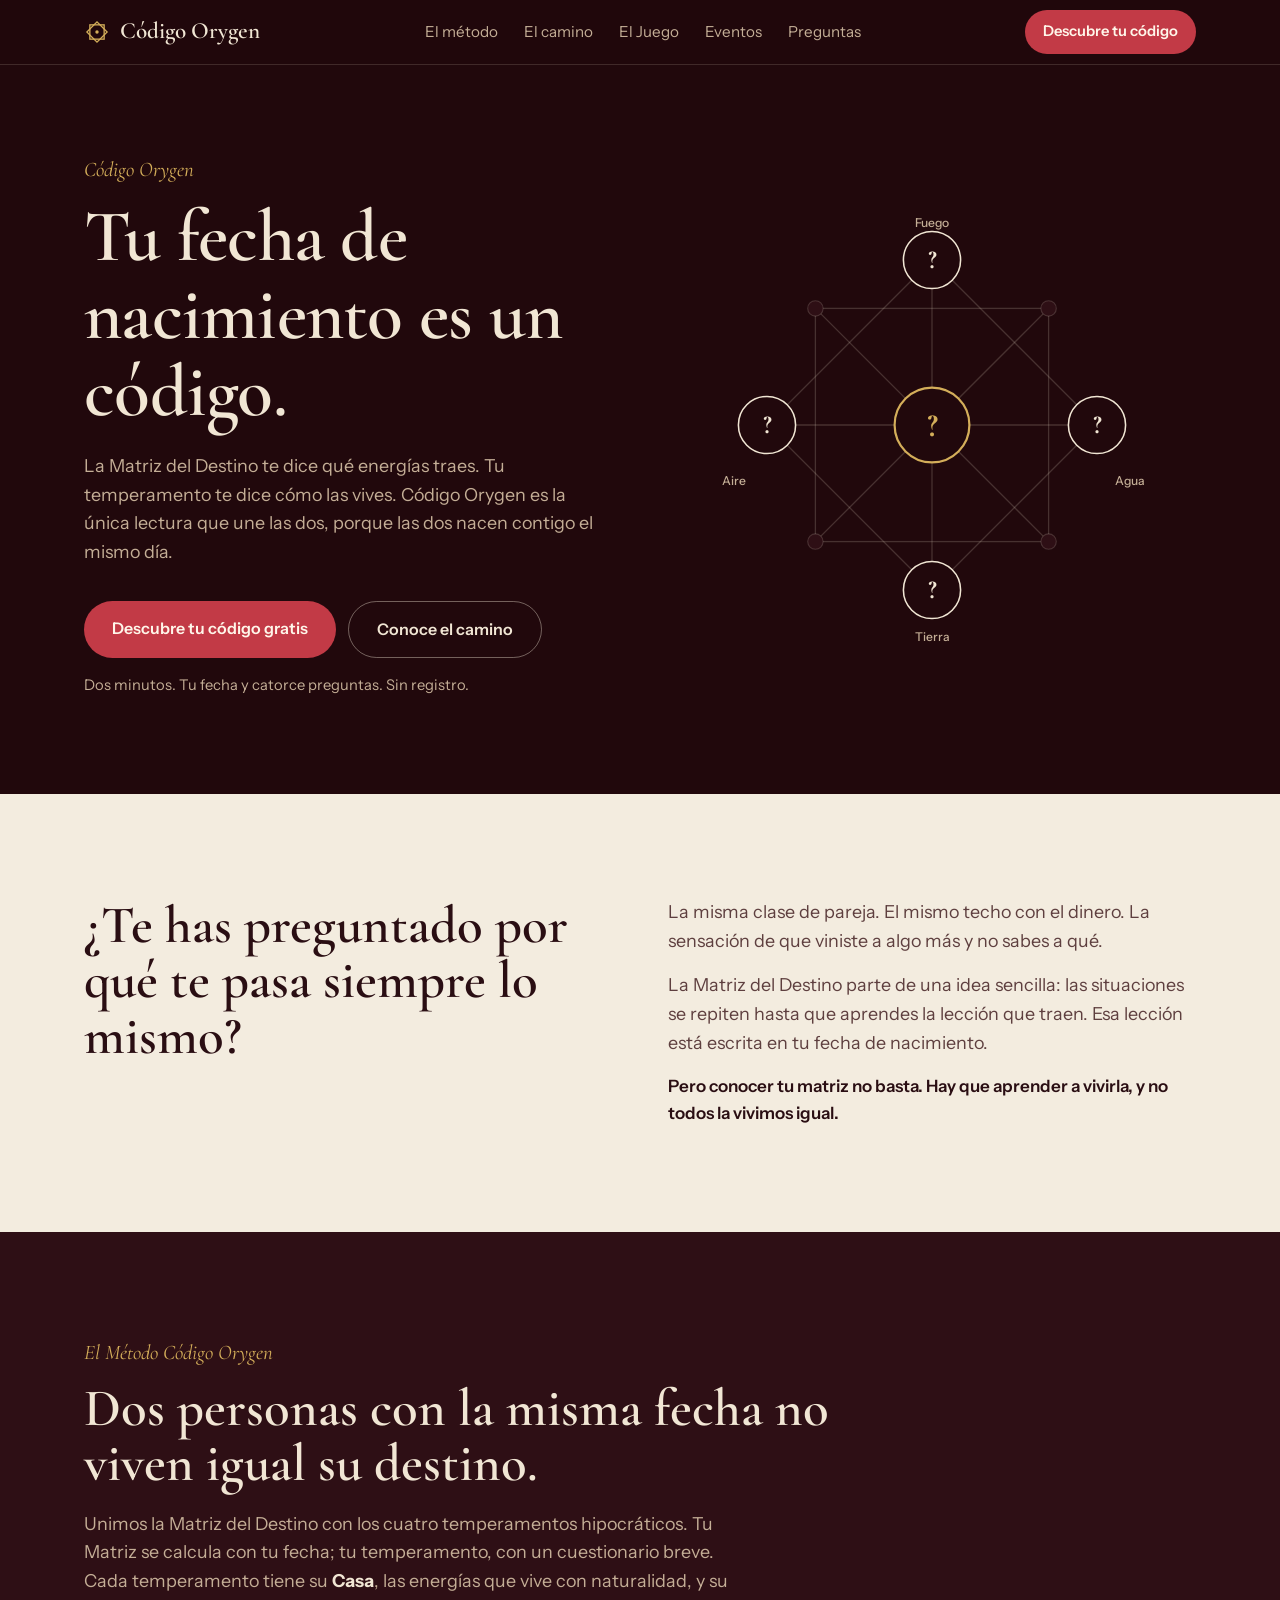
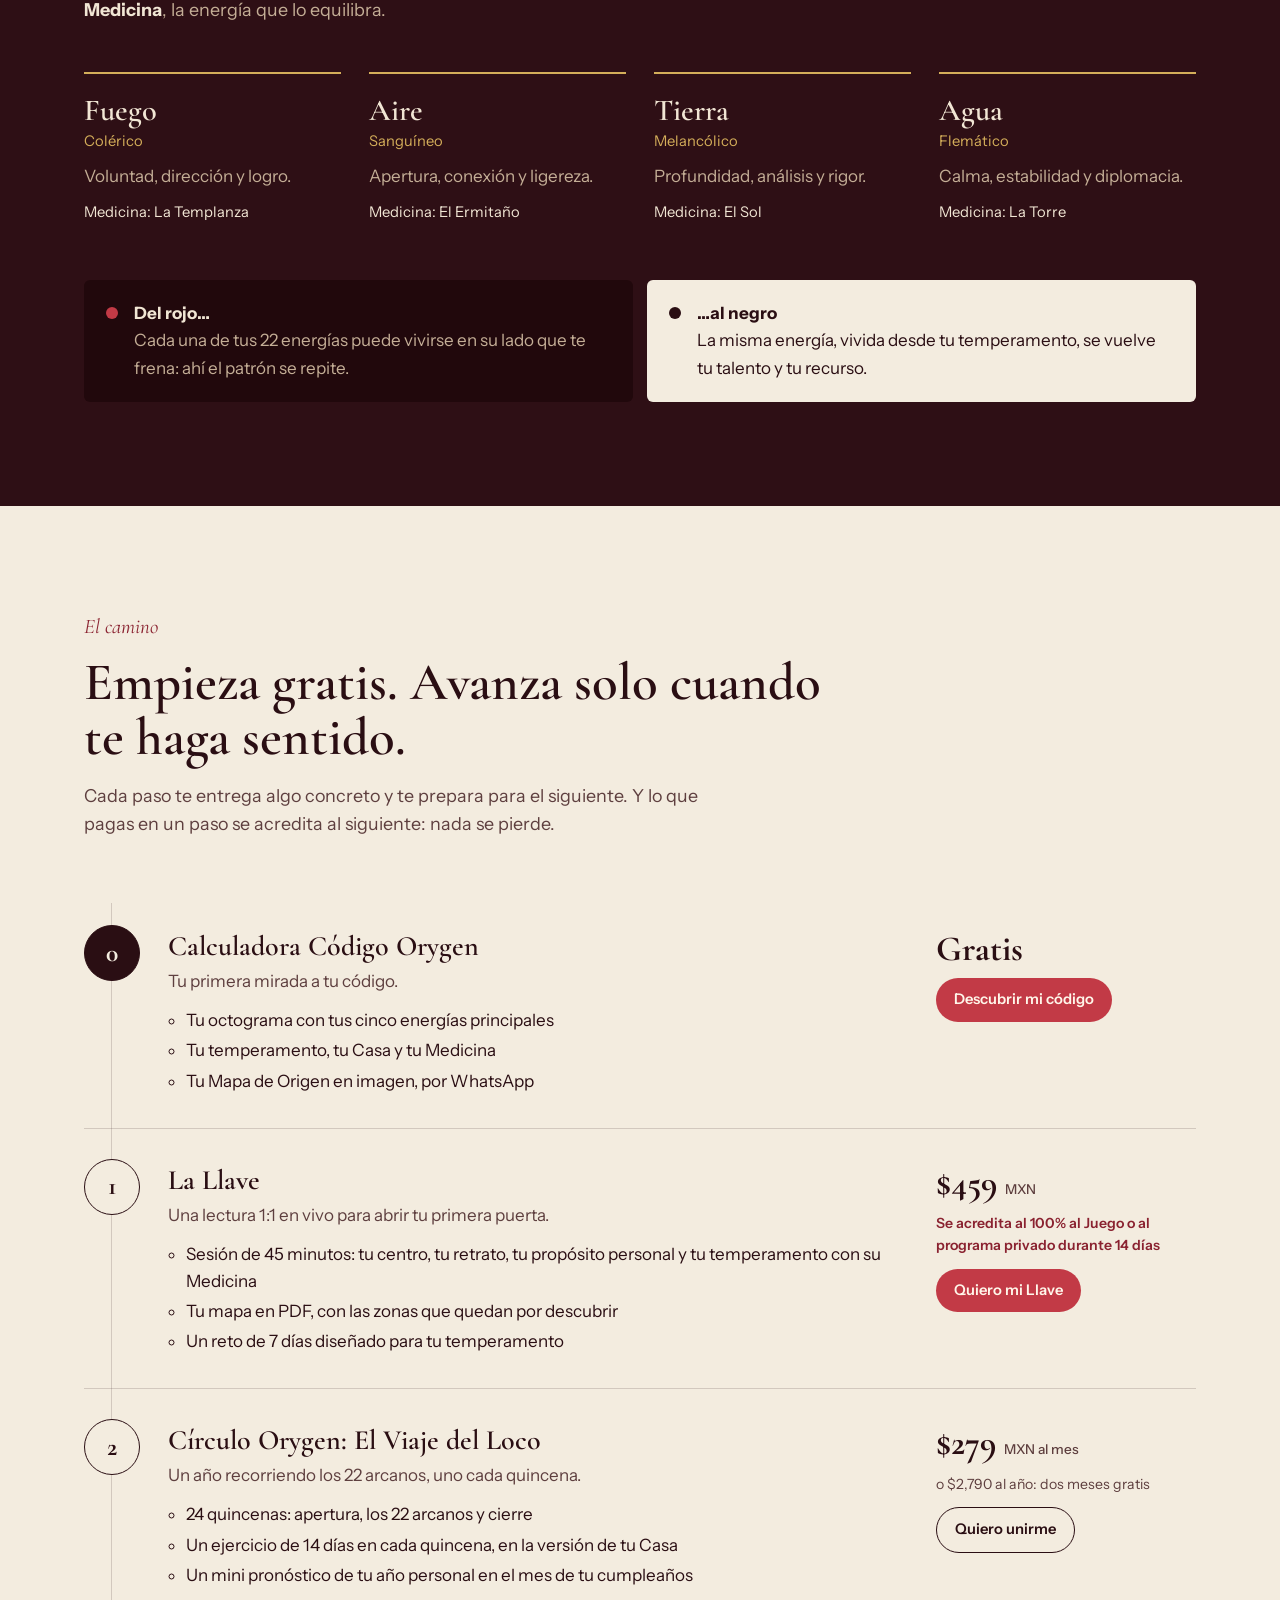
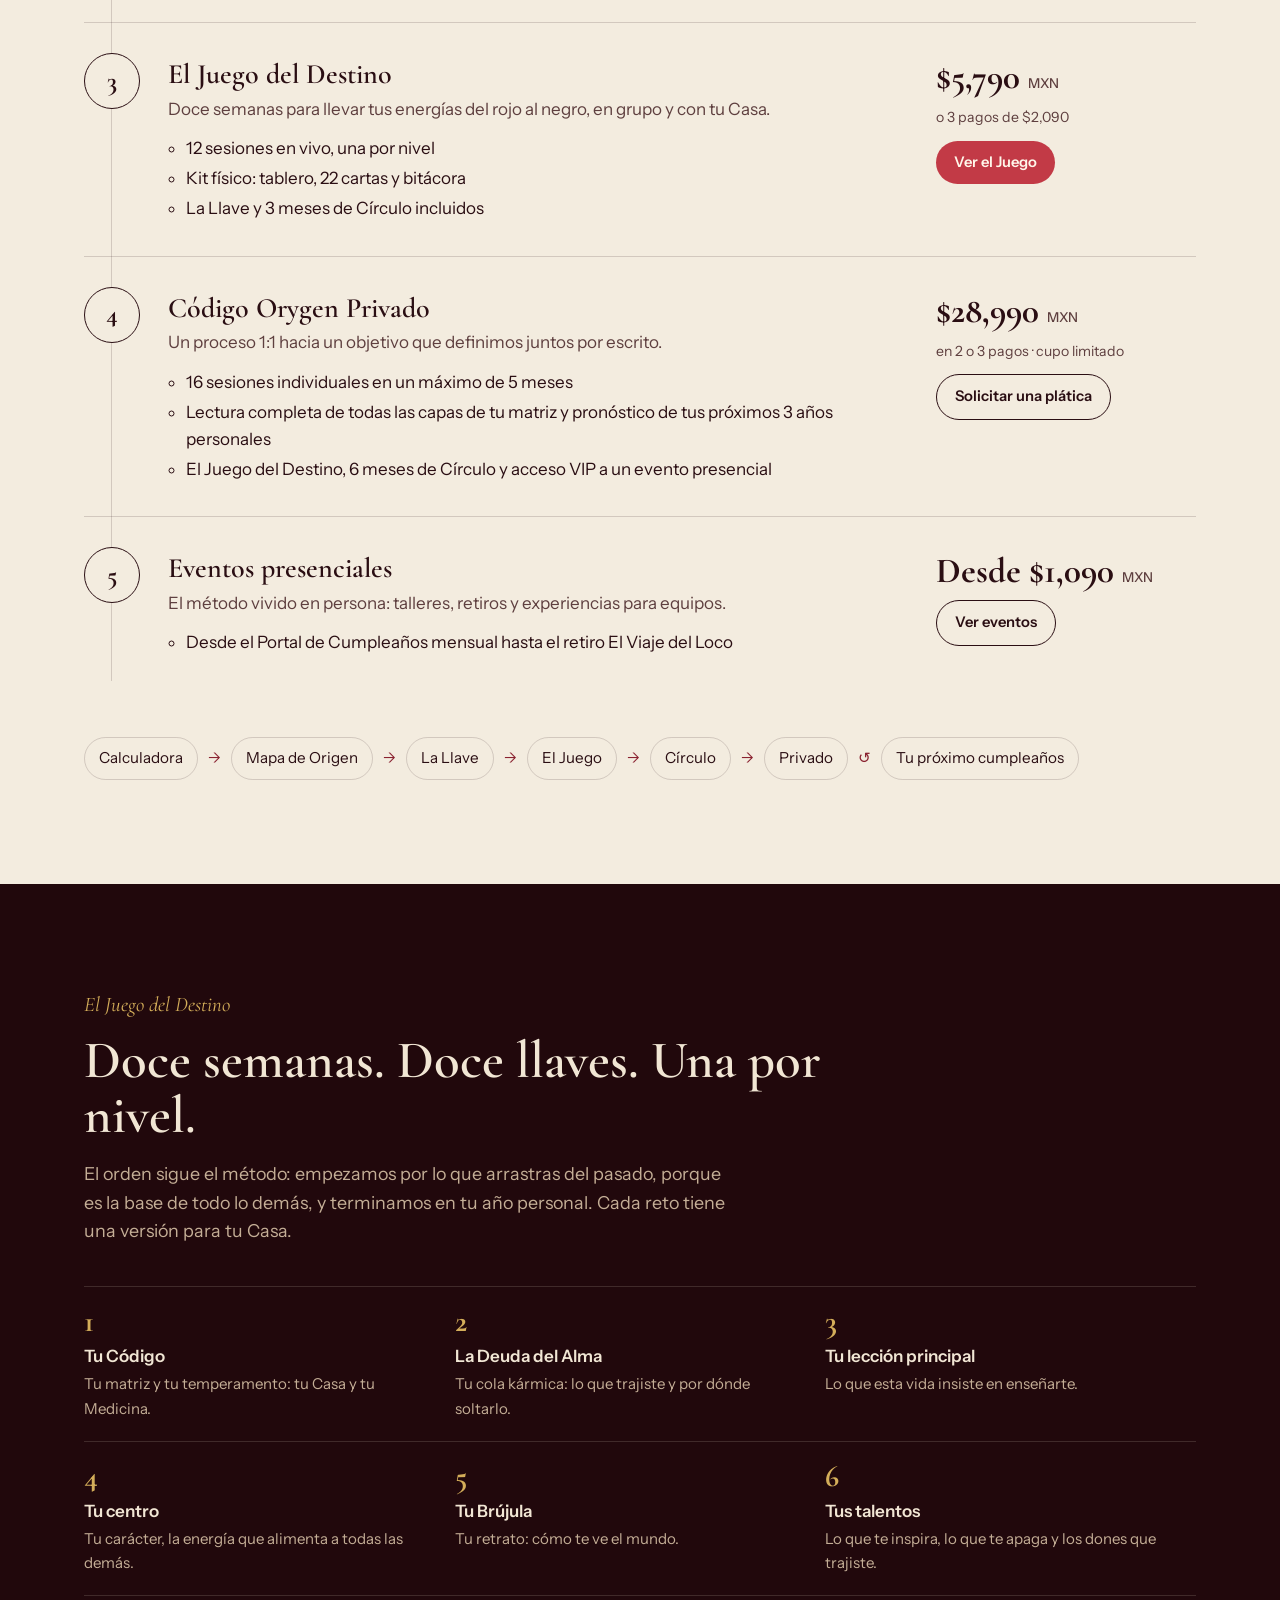
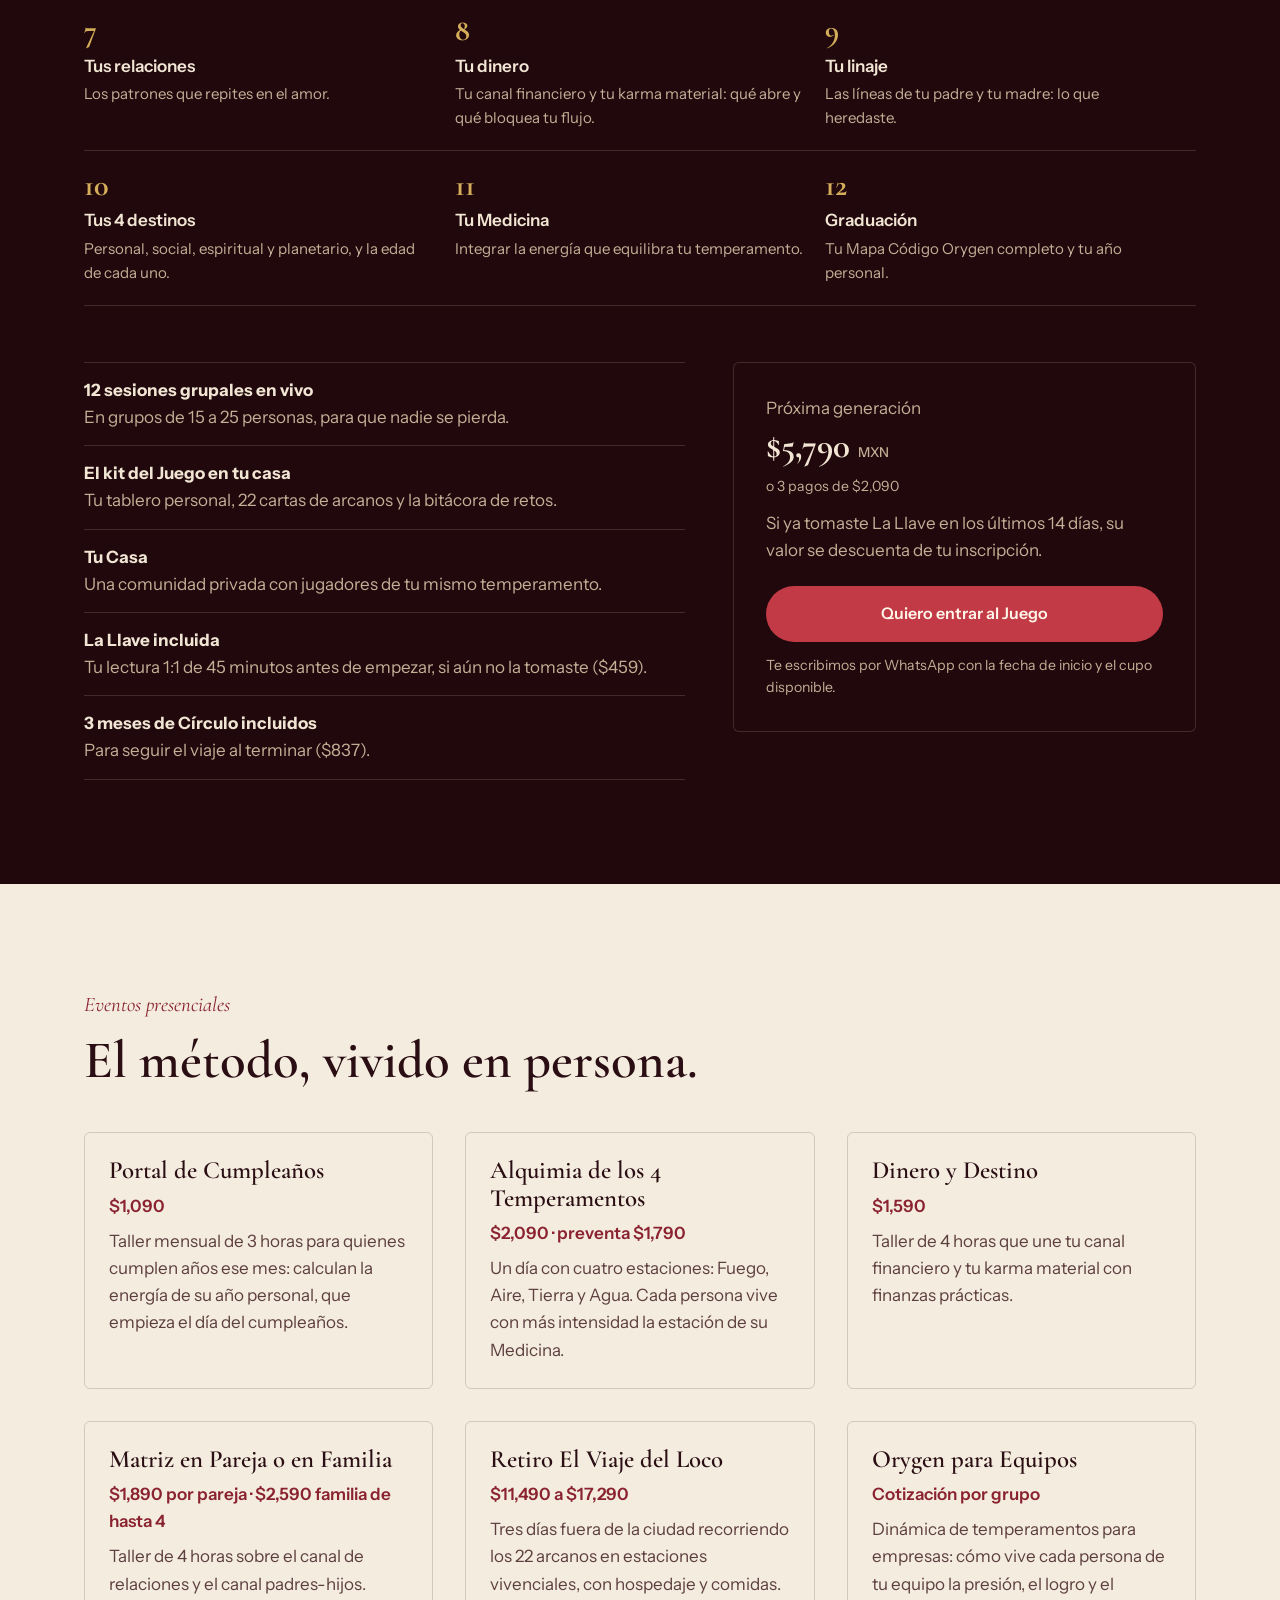
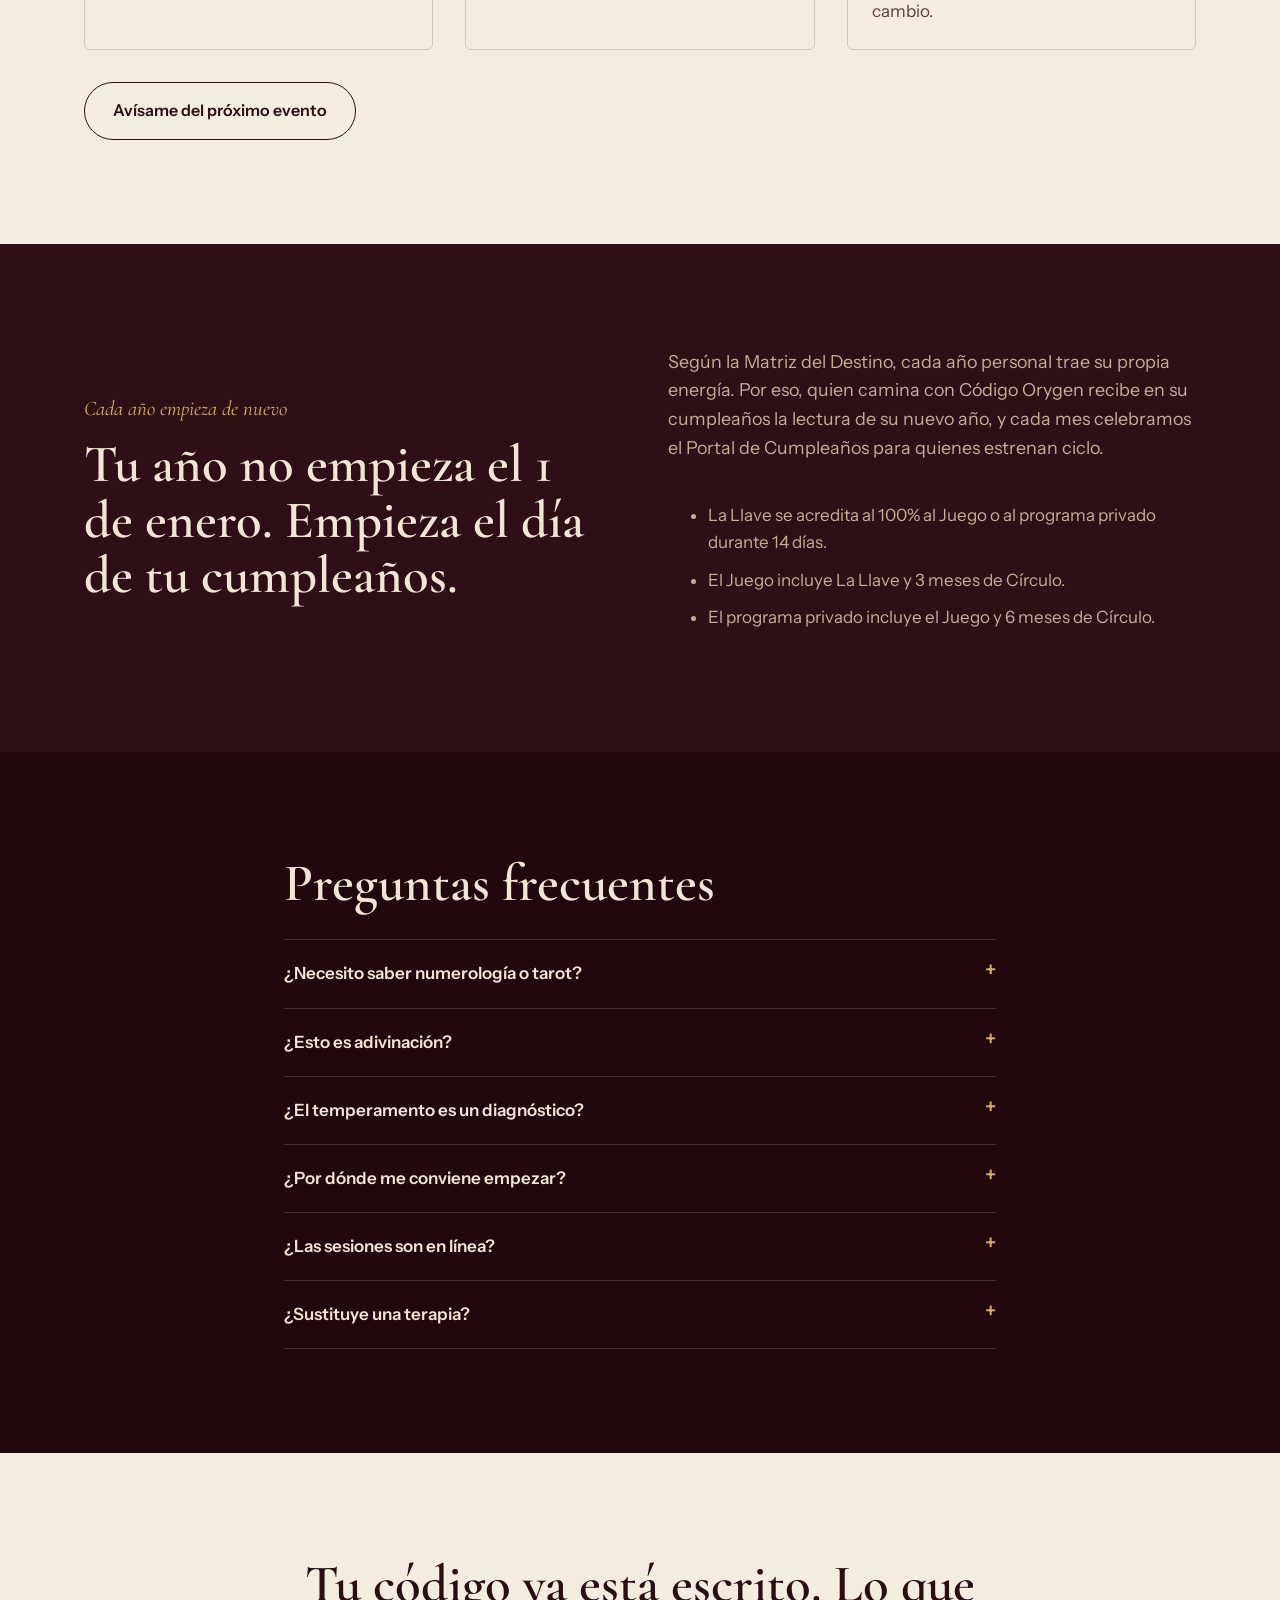
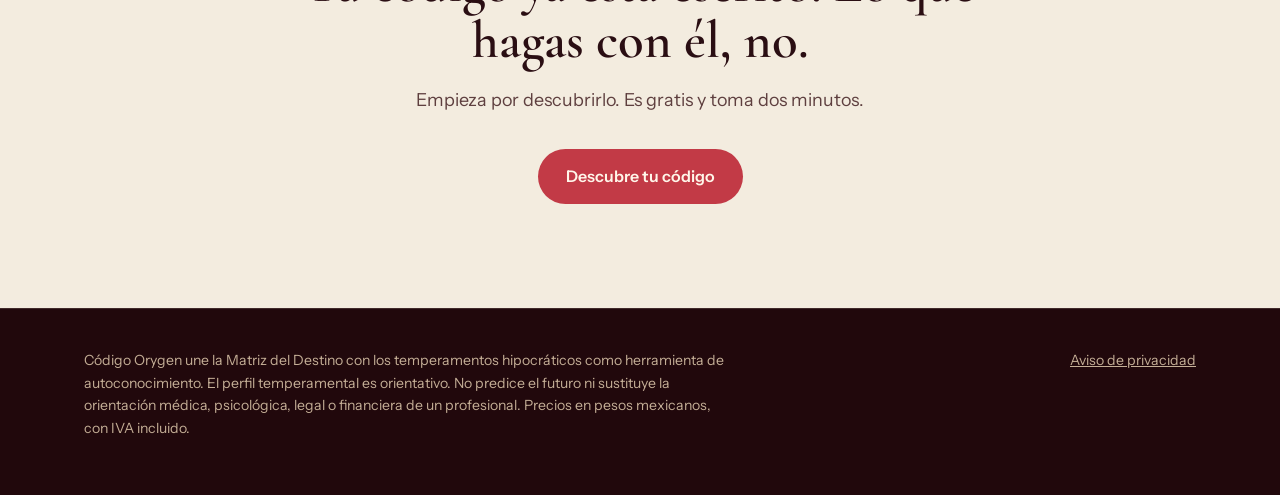
<file: index.html>
<!DOCTYPE html>
<html lang="es">
<head>
<meta charset="utf-8">
<meta name="viewport" content="width=device-width, initial-scale=1, viewport-fit=cover">
<title>Código Orygen · Tu fecha de nacimiento es un código</title>
<meta name="description" content="La única lectura de la Matriz del Destino que toma en cuenta tu temperamento. Descubre gratis tu código y tu temperamento.">
<meta property="og:title" content="Código Orygen · Tu fecha de nacimiento es un código">
<meta property="og:description" content="La Matriz del Destino leída con tu temperamento. Descubre gratis qué energías traes y cómo las vives.">
<link rel="icon" href="data:image/svg+xml,<svg xmlns='http://www.w3.org/2000/svg' viewBox='0 0 40 40'><rect width='40' height='40' fill='%2321080C'/><g fill='none' stroke='%23D4AE5A' stroke-width='2.4'><rect x='10' y='10' width='20' height='20'/><rect x='10' y='10' width='20' height='20' transform='rotate(45 20 20)'/></g></svg>">
<link rel="preconnect" href="https://fonts.googleapis.com">
<link rel="preconnect" href="https://fonts.gstatic.com" crossorigin>
<link href="https://fonts.googleapis.com/css2?family=Cormorant+Garamond:ital,wght@0,500;0,600;0,700;1,500&family=Instrument+Sans:wght@400;500;600&display=swap" rel="stylesheet">
<link rel="stylesheet" href="styles.css">
<style>
.hero{padding:88px 0 96px}
.hero .g2{align-items:center}
.hero h1{margin:0 0 22px}
.hero .lede{margin:0 0 34px}
.hero .note{margin-top:16px;font-size:.92rem;color:var(--muted)}
.octo{width:100%;max-width:440px;justify-self:center}
.octo .f{fill:none;stroke:rgba(241,230,212,.18);stroke-width:1.2}
.octo .n{fill:var(--bg);stroke:var(--ink);stroke-width:1.4}
.octo .c{fill:var(--bg);stroke:var(--gold);stroke-width:2}
.octo .lk{fill:var(--surface);stroke:rgba(241,230,212,.18)}
.octo text{font-family:var(--display);font-weight:700;fill:var(--ink);text-anchor:middle;dominant-baseline:central;font-size:24px}
.octo text.cc{fill:var(--gold);font-size:30px}
.octo text.el{font-family:var(--body);font-weight:500;font-size:11px;fill:var(--muted)}

.problem p+p{margin-top:16px}
.problem .strong{font-weight:600;color:var(--bone-ink)}

.houses{margin-top:48px}
.house{border-top:2px solid var(--gold);padding-top:20px}
.house .t{font-family:var(--display);font-weight:600;font-size:1.9rem;line-height:1.1}
.house .s{color:var(--gold);font-size:.92rem;margin:2px 0 10px}
.house .d{color:var(--muted);margin:0 0 10px}
.house .m{font-size:.92rem}

.redblack{margin-top:56px;display:grid;grid-template-columns:repeat(2,minmax(0,1fr));gap:14px}
.rb{display:flex;gap:16px;align-items:flex-start;padding:20px 22px;border-radius:6px;background:var(--bg)}
.rb.open{background:var(--bone);color:var(--bone-ink)}
.rb .dot{width:12px;height:12px;border-radius:50%;margin-top:7px;flex-shrink:0;background:var(--red)}
.rb.open .dot{background:var(--bone-ink)}
.rb b{display:block}
@media (max-width:900px){.redblack{grid-template-columns:1fr}}

/* LADDER */
.ladder-intro{max-width:44em;margin:0 0 56px}
.ladder{list-style:none;margin:0;padding:0;position:relative}
.ladder::before{content:"";position:absolute;left:27px;top:8px;bottom:8px;width:1px;background:var(--bone-line)}
.step{position:relative;display:grid;grid-template-columns:56px minmax(0,1fr) minmax(0,260px);gap:28px;padding:30px 0;border-bottom:1px solid var(--bone-line)}
.step:last-child{border-bottom:0}
.step .num{width:56px;height:56px;border-radius:50%;background:var(--bone);border:1px solid var(--bone-ink);display:flex;align-items:center;justify-content:center;font-family:var(--display);font-weight:700;font-size:1.6rem;position:relative;z-index:1}
.step.free .num{background:var(--bone-ink);color:var(--bone)}
.step h3{margin:6px 0 6px}
.step .what{color:var(--bone-muted);margin:0 0 12px}
.step ul{margin:0;padding-left:18px;color:var(--bone-ink)}
.step li{margin:3px 0}
.step .side{display:flex;flex-direction:column;align-items:flex-start;gap:12px;padding-top:6px}
.price{font-family:var(--display);font-weight:700;font-size:2.2rem;line-height:1}
.price small{font-family:var(--body);font-size:.85rem;font-weight:500;color:var(--bone-muted)}
.alt{font-size:.88rem;color:var(--bone-muted)}
.credit{font-size:.88rem;color:var(--bone-red);font-weight:600}
@media (max-width:900px){.step{grid-template-columns:56px minmax(0,1fr)}.step .side{grid-column:2}}

/* journey strip */
.journey{display:flex;flex-wrap:wrap;gap:10px;align-items:center;margin-top:48px;font-size:.95rem}
.journey span{padding:8px 14px;border:1px solid var(--bone-line);border-radius:999px}
.journey i{color:var(--bone-red);font-style:normal}

/* JUEGO */
.weeks{margin-top:40px;display:grid;grid-template-columns:repeat(3,minmax(0,1fr));border-top:1px solid var(--line)}
.wk{padding:20px 22px 20px 0;border-bottom:1px solid var(--line)}
.wk .w{font-family:var(--display);font-weight:700;font-size:1.9rem;line-height:1;color:var(--gold)}
.wk .t{font-weight:600;margin:6px 0 2px}
.wk .d{color:var(--muted);font-size:.94rem}
@media (max-width:900px){.weeks{grid-template-columns:1fr}}
.includes{margin-top:56px;display:grid;grid-template-columns:1.3fr 1fr;gap:48px;align-items:start}
.includes ul{list-style:none;margin:0;padding:0}
.includes li{padding:14px 0;border-top:1px solid var(--line)}
.includes li:last-child{border-bottom:1px solid var(--line)}
.includes li b{display:block}
.includes li span{color:var(--muted)}
.box{background:var(--bg);border:1px solid var(--line);border-radius:6px;padding:32px}
.box .price{color:var(--ink)}
.box .alt{color:var(--muted)}
.box p+p{margin-top:12px}
@media (max-width:900px){.includes{grid-template-columns:1fr}}

/* events */
.ev{padding:24px;border:1px solid var(--bone-line);border-radius:6px;display:flex;flex-direction:column;gap:8px}
.ev .t{font-family:var(--display);font-weight:600;font-size:1.55rem;line-height:1.1}
.ev .p{font-weight:600;color:var(--bone-red)}
.ev .d{color:var(--bone-muted)}

/* credits */
.credits{margin-top:40px}
.credits li{margin:10px 0}

/* faq */
details{border-top:1px solid var(--line);padding:20px 0}
details:last-of-type{border-bottom:1px solid var(--line)}
summary{cursor:pointer;font-weight:600;font-size:1.06rem;list-style:none}
summary::-webkit-details-marker{display:none}
summary::after{content:"+";float:right;color:var(--gold);font-size:1.3rem;line-height:1}
details[open] summary::after{content:"–"}
details p{color:var(--muted);margin-top:10px}

.final{text-align:center}
.final h2{max-width:14em;margin:0 auto 18px}
.final .lede{margin:0 auto 34px}
.final .actions{justify-content:center}
</style>
</head>
<body>

<nav class="nav" aria-label="Principal">
  <div class="wrap">
    <a class="brand" href="#top"><svg viewBox="0 0 40 40" aria-hidden="true"><g fill="none" stroke="currentColor" stroke-width="2"><rect x="9" y="9" width="22" height="22"/><rect x="9" y="9" width="22" height="22" transform="rotate(45 20 20)"/></g><circle cx="20" cy="20" r="2.6" fill="currentColor"/></svg>Código Orygen</a>
    <ul>
      <li><a href="#metodo">El método</a></li>
      <li><a href="#camino">El camino</a></li>
      <li><a href="#juego">El Juego</a></li>
      <li><a href="#eventos">Eventos</a></li>
      <li><a href="#preguntas">Preguntas</a></li>
    </ul>
    <a class="btn sm" href="calculadora.html">Descubre tu código</a>
  </div>
</nav>

<main id="top">
<!-- HERO -->
<section class="hero">
  <div class="wrap g2">
    <div>
      <p class="kicker">Código Orygen</p>
      <h1>Tu fecha de nacimiento es un código.</h1>
      <p class="lede">La Matriz del Destino te dice qué energías traes. Tu temperamento te dice cómo las vives. Código Orygen es la única lectura que une las dos, porque las dos nacen contigo el mismo día.</p>
      <div class="actions">
        <a class="btn" href="calculadora.html">Descubre tu código gratis</a>
        <a class="btn ghost" href="#camino">Conoce el camino</a>
      </div>
      <p class="note">Dos minutos. Tu fecha y catorce preguntas. Sin registro.</p>
    </div>
    <svg class="octo" viewBox="0 0 400 400" role="img" aria-label="Octograma de la Matriz con los cuatro elementos">
      <rect class="f" x="94" y="94" width="212" height="212"/>
      <polygon class="f" points="200,50 350,200 200,350 50,200"/>
      <line class="f" x1="200" y1="50" x2="200" y2="350"/><line class="f" x1="50" y1="200" x2="350" y2="200"/>
      <line class="f" x1="94" y1="94" x2="306" y2="306"/><line class="f" x1="306" y1="94" x2="94" y2="306"/>
      <circle class="lk" cx="94" cy="94" r="7"/><circle class="lk" cx="306" cy="94" r="7"/><circle class="lk" cx="306" cy="306" r="7"/><circle class="lk" cx="94" cy="306" r="7"/>
      <circle class="n" cx="50" cy="200" r="26"/><circle class="n" cx="200" cy="50" r="26"/><circle class="n" cx="350" cy="200" r="26"/><circle class="n" cx="200" cy="350" r="26"/>
      <circle class="c" cx="200" cy="200" r="34"/>
      <text x="200" y="50">?</text><text x="50" y="200">?</text><text x="350" y="200">?</text><text x="200" y="350">?</text><text class="cc" x="200" y="200">?</text>
      <text class="el" x="200" y="16">Fuego</text><text class="el" x="20" y="250">Aire</text><text class="el" x="380" y="250">Agua</text><text class="el" x="200" y="392">Tierra</text>
    </svg>
  </div>
</section>

<!-- PROBLEMA -->
<section class="light problem">
  <div class="wrap g2">
    <h2>¿Te has preguntado por qué te pasa siempre lo mismo?</h2>
    <div>
      <p class="lede">La misma clase de pareja. El mismo techo con el dinero. La sensación de que viniste a algo más y no sabes a qué.</p>
      <p class="lede">La Matriz del Destino parte de una idea sencilla: las situaciones se repiten hasta que aprendes la lección que traen. Esa lección está escrita en tu fecha de nacimiento.</p>
      <p class="strong">Pero conocer tu matriz no basta. Hay que aprender a vivirla, y no todos la vivimos igual.</p>
    </div>
  </div>
</section>

<!-- METODO -->
<section class="deep" id="metodo">
  <div class="wrap">
    <p class="kicker">El Método Código Orygen</p>
    <h2 style="max-width:16em">Dos personas con la misma fecha no viven igual su destino.</h2>
    <p class="lede" style="margin-top:18px">Unimos la Matriz del Destino con los cuatro temperamentos hipocráticos. Tu Matriz se calcula con tu fecha; tu temperamento, con un cuestionario breve. Cada temperamento tiene su <strong style="color:var(--ink)">Casa</strong>, las energías que vive con naturalidad, y su <strong style="color:var(--ink)">Medicina</strong>, la energía que lo equilibra.</p>
    <div class="g4 houses">
      <div class="house"><p class="t">Fuego</p><p class="s">Colérico</p><p class="d">Voluntad, dirección y logro.</p><p class="m">Medicina: La Templanza</p></div>
      <div class="house"><p class="t">Aire</p><p class="s">Sanguíneo</p><p class="d">Apertura, conexión y ligereza.</p><p class="m">Medicina: El Ermitaño</p></div>
      <div class="house"><p class="t">Tierra</p><p class="s">Melancólico</p><p class="d">Profundidad, análisis y rigor.</p><p class="m">Medicina: El Sol</p></div>
      <div class="house"><p class="t">Agua</p><p class="s">Flemático</p><p class="d">Calma, estabilidad y diplomacia.</p><p class="m">Medicina: La Torre</p></div>
    </div>
    <div class="redblack">
      <div class="rb"><span class="dot"></span><div><b>Del rojo…</b><span class="muted">Cada una de tus 22 energías puede vivirse en su lado que te frena: ahí el patrón se repite.</span></div></div>
      <div class="rb open"><span class="dot"></span><div><b>…al negro</b><span>La misma energía, vivida desde tu temperamento, se vuelve tu talento y tu recurso.</span></div></div>
    </div>
  </div>
</section>

<!-- CAMINO -->
<section class="light" id="camino">
  <div class="wrap">
    <div class="ladder-intro">
      <p class="kicker">El camino</p>
      <h2>Empieza gratis. Avanza solo cuando te haga sentido.</h2>
      <p class="lede" style="margin-top:16px">Cada paso te entrega algo concreto y te prepara para el siguiente. Y lo que pagas en un paso se acredita al siguiente: nada se pierde.</p>
    </div>
    <ol class="ladder">
      <li class="step free">
        <span class="num">0</span>
        <div>
          <h3>Calculadora Código Orygen</h3>
          <p class="what">Tu primera mirada a tu código.</p>
          <ul><li>Tu octograma con tus cinco energías principales</li><li>Tu temperamento, tu Casa y tu Medicina</li><li>Tu Mapa de Origen en imagen, por WhatsApp</li></ul>
        </div>
        <div class="side"><p class="price">Gratis</p><a class="btn sm" href="calculadora.html">Descubrir mi código</a></div>
      </li>
      <li class="step">
        <span class="num">1</span>
        <div>
          <h3>La Llave</h3>
          <p class="what">Una lectura 1:1 en vivo para abrir tu primera puerta.</p>
          <ul><li>Sesión de 45 minutos: tu centro, tu retrato, tu propósito personal y tu temperamento con su Medicina</li><li>Tu mapa en PDF, con las zonas que quedan por descubrir</li><li>Un reto de 7 días diseñado para tu temperamento</li></ul>
        </div>
        <div class="side"><p class="price">$459 <small>MXN</small></p><p class="credit">Se acredita al 100% al Juego o al programa privado durante 14 días</p><a class="btn sm" href="https://tally.so/r/0Qp2WA?utm_source=web&amp;utm_medium=sitio&amp;utm_campaign=llave" target="_blank" rel="noopener">Quiero mi Llave</a></div>
      </li>
      <li class="step">
        <span class="num">2</span>
        <div>
          <h3>Círculo Orygen: El Viaje del Loco</h3>
          <p class="what">Un año recorriendo los 22 arcanos, uno cada quincena.</p>
          <ul><li>24 quincenas: apertura, los 22 arcanos y cierre</li><li>Un ejercicio de 14 días en cada quincena, en la versión de tu Casa</li><li>Un mini pronóstico de tu año personal en el mes de tu cumpleaños</li></ul>
        </div>
        <div class="side"><p class="price">$279 <small>MXN al mes</small></p><p class="alt">o $2,790 al año: dos meses gratis</p><a class="btn sm ghost" href="https://tally.so/r/0Qp2WA?utm_source=web&amp;utm_medium=sitio&amp;utm_campaign=circulo" target="_blank" rel="noopener">Quiero unirme</a></div>
      </li>
      <li class="step">
        <span class="num">3</span>
        <div>
          <h3>El Juego del Destino</h3>
          <p class="what">Doce semanas para llevar tus energías del rojo al negro, en grupo y con tu Casa.</p>
          <ul><li>12 sesiones en vivo, una por nivel</li><li>Kit físico: tablero, 22 cartas y bitácora</li><li>La Llave y 3 meses de Círculo incluidos</li></ul>
        </div>
        <div class="side"><p class="price">$5,790 <small>MXN</small></p><p class="alt">o 3 pagos de $2,090</p><a class="btn sm" href="#juego">Ver el Juego</a></div>
      </li>
      <li class="step">
        <span class="num">4</span>
        <div>
          <h3>Código Orygen Privado</h3>
          <p class="what">Un proceso 1:1 hacia un objetivo que definimos juntos por escrito.</p>
          <ul><li>16 sesiones individuales en un máximo de 5 meses</li><li>Lectura completa de todas las capas de tu matriz y pronóstico de tus próximos 3 años personales</li><li>El Juego del Destino, 6 meses de Círculo y acceso VIP a un evento presencial</li></ul>
        </div>
        <div class="side"><p class="price">$28,990 <small>MXN</small></p><p class="alt">en 2 o 3 pagos · cupo limitado</p><a class="btn sm ghost" href="https://tally.so/r/0Qp2WA?utm_source=web&amp;utm_medium=sitio&amp;utm_campaign=privado" target="_blank" rel="noopener">Solicitar una plática</a></div>
      </li>
      <li class="step">
        <span class="num">5</span>
        <div>
          <h3>Eventos presenciales</h3>
          <p class="what">El método vivido en persona: talleres, retiros y experiencias para equipos.</p>
          <ul><li>Desde el Portal de Cumpleaños mensual hasta el retiro El Viaje del Loco</li></ul>
        </div>
        <div class="side"><p class="price">Desde $1,090 <small>MXN</small></p><a class="btn sm ghost" href="#eventos">Ver eventos</a></div>
      </li>
    </ol>
    <div class="journey" aria-label="Recorrido">
      <span>Calculadora</span><i>→</i><span>Mapa de Origen</span><i>→</i><span>La Llave</span><i>→</i><span>El Juego</span><i>→</i><span>Círculo</span><i>→</i><span>Privado</span><i>↺</i><span>Tu próximo cumpleaños</span>
    </div>
  </div>
</section>

<!-- JUEGO -->
<section id="juego">
  <div class="wrap">
    <p class="kicker">El Juego del Destino</p>
    <h2 style="max-width:16em">Doce semanas. Doce llaves. Una por nivel.</h2>
    <p class="lede" style="margin-top:16px">El orden sigue el método: empezamos por lo que arrastras del pasado, porque es la base de todo lo demás, y terminamos en tu año personal. Cada reto tiene una versión para tu Casa.</p>
    <div class="weeks">
      <div class="wk"><p class="w">1</p><p class="t">Tu Código</p><p class="d">Tu matriz y tu temperamento: tu Casa y tu Medicina.</p></div>
      <div class="wk"><p class="w">2</p><p class="t">La Deuda del Alma</p><p class="d">Tu cola kármica: lo que trajiste y por dónde soltarlo.</p></div>
      <div class="wk"><p class="w">3</p><p class="t">Tu lección principal</p><p class="d">Lo que esta vida insiste en enseñarte.</p></div>
      <div class="wk"><p class="w">4</p><p class="t">Tu centro</p><p class="d">Tu carácter, la energía que alimenta a todas las demás.</p></div>
      <div class="wk"><p class="w">5</p><p class="t">Tu Brújula</p><p class="d">Tu retrato: cómo te ve el mundo.</p></div>
      <div class="wk"><p class="w">6</p><p class="t">Tus talentos</p><p class="d">Lo que te inspira, lo que te apaga y los dones que trajiste.</p></div>
      <div class="wk"><p class="w">7</p><p class="t">Tus relaciones</p><p class="d">Los patrones que repites en el amor.</p></div>
      <div class="wk"><p class="w">8</p><p class="t">Tu dinero</p><p class="d">Tu canal financiero y tu karma material: qué abre y qué bloquea tu flujo.</p></div>
      <div class="wk"><p class="w">9</p><p class="t">Tu linaje</p><p class="d">Las líneas de tu padre y tu madre: lo que heredaste.</p></div>
      <div class="wk"><p class="w">10</p><p class="t">Tus 4 destinos</p><p class="d">Personal, social, espiritual y planetario, y la edad de cada uno.</p></div>
      <div class="wk"><p class="w">11</p><p class="t">Tu Medicina</p><p class="d">Integrar la energía que equilibra tu temperamento.</p></div>
      <div class="wk"><p class="w">12</p><p class="t">Graduación</p><p class="d">Tu Mapa Código Orygen completo y tu año personal.</p></div>
    </div>
    <div class="includes">
      <ul>
        <li><b>12 sesiones grupales en vivo</b><span>En grupos de 15 a 25 personas, para que nadie se pierda.</span></li>
        <li><b>El kit del Juego en tu casa</b><span>Tu tablero personal, 22 cartas de arcanos y la bitácora de retos.</span></li>
        <li><b>Tu Casa</b><span>Una comunidad privada con jugadores de tu mismo temperamento.</span></li>
        <li><b>La Llave incluida</b><span>Tu lectura 1:1 de 45 minutos antes de empezar, si aún no la tomaste ($459).</span></li>
        <li><b>3 meses de Círculo incluidos</b><span>Para seguir el viaje al terminar ($837).</span></li>
      </ul>
      <div class="box">
        <p class="muted">Próxima generación</p>
        <p class="price" style="margin-top:6px">$5,790 <small style="color:var(--muted)">MXN</small></p>
        <p class="alt">o 3 pagos de $2,090</p>
        <p class="muted">Si ya tomaste La Llave en los últimos 14 días, su valor se descuenta de tu inscripción.</p>
        <p style="margin-top:22px"><a class="btn" style="width:100%" href="https://tally.so/r/0Qp2WA?utm_source=web&amp;utm_medium=sitio&amp;utm_campaign=juego" target="_blank" rel="noopener">Quiero entrar al Juego</a></p>
        <p class="muted" style="font-size:.88rem">Te escribimos por WhatsApp con la fecha de inicio y el cupo disponible.</p>
      </div>
    </div>
  </div>
</section>

<!-- EVENTOS -->
<section class="light" id="eventos">
  <div class="wrap">
    <p class="kicker">Eventos presenciales</p>
    <h2 style="max-width:16em">El método, vivido en persona.</h2>
    <div class="g3" style="margin-top:44px">
      <div class="ev"><p class="t">Portal de Cumpleaños</p><p class="p">$1,090</p><p class="d">Taller mensual de 3 horas para quienes cumplen años ese mes: calculan la energía de su año personal, que empieza el día del cumpleaños.</p></div>
      <div class="ev"><p class="t">Alquimia de los 4 Temperamentos</p><p class="p">$2,090 · preventa $1,790</p><p class="d">Un día con cuatro estaciones: Fuego, Aire, Tierra y Agua. Cada persona vive con más intensidad la estación de su Medicina.</p></div>
      <div class="ev"><p class="t">Dinero y Destino</p><p class="p">$1,590</p><p class="d">Taller de 4 horas que une tu canal financiero y tu karma material con finanzas prácticas.</p></div>
      <div class="ev"><p class="t">Matriz en Pareja o en Familia</p><p class="p">$1,890 por pareja · $2,590 familia de hasta 4</p><p class="d">Taller de 4 horas sobre el canal de relaciones y el canal padres-hijos.</p></div>
      <div class="ev"><p class="t">Retiro El Viaje del Loco</p><p class="p">$11,490 a $17,290</p><p class="d">Tres días fuera de la ciudad recorriendo los 22 arcanos en estaciones vivenciales, con hospedaje y comidas.</p></div>
      <div class="ev"><p class="t">Orygen para Equipos</p><p class="p">Cotización por grupo</p><p class="d">Dinámica de temperamentos para empresas: cómo vive cada persona de tu equipo la presión, el logro y el cambio.</p></div>
    </div>
    <p style="margin-top:32px"><a class="btn ghost" href="https://tally.so/r/0Qp2WA?utm_source=web&amp;utm_medium=sitio&amp;utm_campaign=eventos" target="_blank" rel="noopener">Avísame del próximo evento</a></p>
  </div>
</section>

<!-- CUMPLEAÑOS -->
<section class="deep">
  <div class="wrap g2" style="align-items:center">
    <div>
      <p class="kicker">Cada año empieza de nuevo</p>
      <h2>Tu año no empieza el 1 de enero. Empieza el día de tu cumpleaños.</h2>
    </div>
    <div>
      <p class="lede">Según la Matriz del Destino, cada año personal trae su propia energía. Por eso, quien camina con Código Orygen recibe en su cumpleaños la lectura de su nuevo año, y cada mes celebramos el Portal de Cumpleaños para quienes estrenan ciclo.</p>
      <ul class="credits muted">
        <li>La Llave se acredita al 100% al Juego o al programa privado durante 14 días.</li>
        <li>El Juego incluye La Llave y 3 meses de Círculo.</li>
        <li>El programa privado incluye el Juego y 6 meses de Círculo.</li>
      </ul>
    </div>
  </div>
</section>

<!-- FAQ -->
<section id="preguntas">
  <div class="wrap narrow">
    <h2 style="margin-bottom:28px">Preguntas frecuentes</h2>
    <details><summary>¿Necesito saber numerología o tarot?</summary><p>No. Calculamos tu matriz contigo y explicamos cada energía desde cero.</p></details>
    <details><summary>¿Esto es adivinación?</summary><p>No. La Matriz del Destino es una herramienta de autoconocimiento: no predice tu futuro, te muestra con qué energías cuentas y cómo trabajarlas.</p></details>
    <details><summary>¿El temperamento es un diagnóstico?</summary><p>No. Es un perfil orientativo basado en los cuatro temperamentos hipocráticos. Te ayuda a entender cómo vives tus energías; no es una evaluación psicológica ni clínica.</p></details>
    <details><summary>¿Por dónde me conviene empezar?</summary><p>Por la calculadora gratuita. Si lo que ves te hace sentido, La Llave es el siguiente paso natural, y su valor se acredita si después decides entrar al Juego.</p></details>
    <details><summary>¿Las sesiones son en línea?</summary><p>La Llave, el Círculo, el Juego y el programa privado son en línea. Los eventos son presenciales.</p></details>
    <details><summary>¿Sustituye una terapia?</summary><p>No. Es un proceso de desarrollo personal y no reemplaza la atención médica, psicológica, legal ni financiera de un profesional.</p></details>
  </div>
</section>

<!-- FINAL -->
<section class="light final">
  <div class="wrap">
    <h2>Tu código ya está escrito. Lo que hagas con él, no.</h2>
    <p class="lede">Empieza por descubrirlo. Es gratis y toma dos minutos.</p>
    <div class="actions"><a class="btn" href="calculadora.html">Descubre tu código</a></div>
  </div>
</section>
</main>

<footer>
  <div class="wrap">
    <p>Código Orygen une la Matriz del Destino con los temperamentos hipocráticos como herramienta de autoconocimiento. El perfil temperamental es orientativo. No predice el futuro ni sustituye la orientación médica, psicológica, legal o financiera de un profesional. Precios en pesos mexicanos, con IVA incluido.</p>
    <p><a href="aviso-de-privacidad.html">Aviso de privacidad</a></p>
  </div>
</footer>
</body>
</html>
</file>
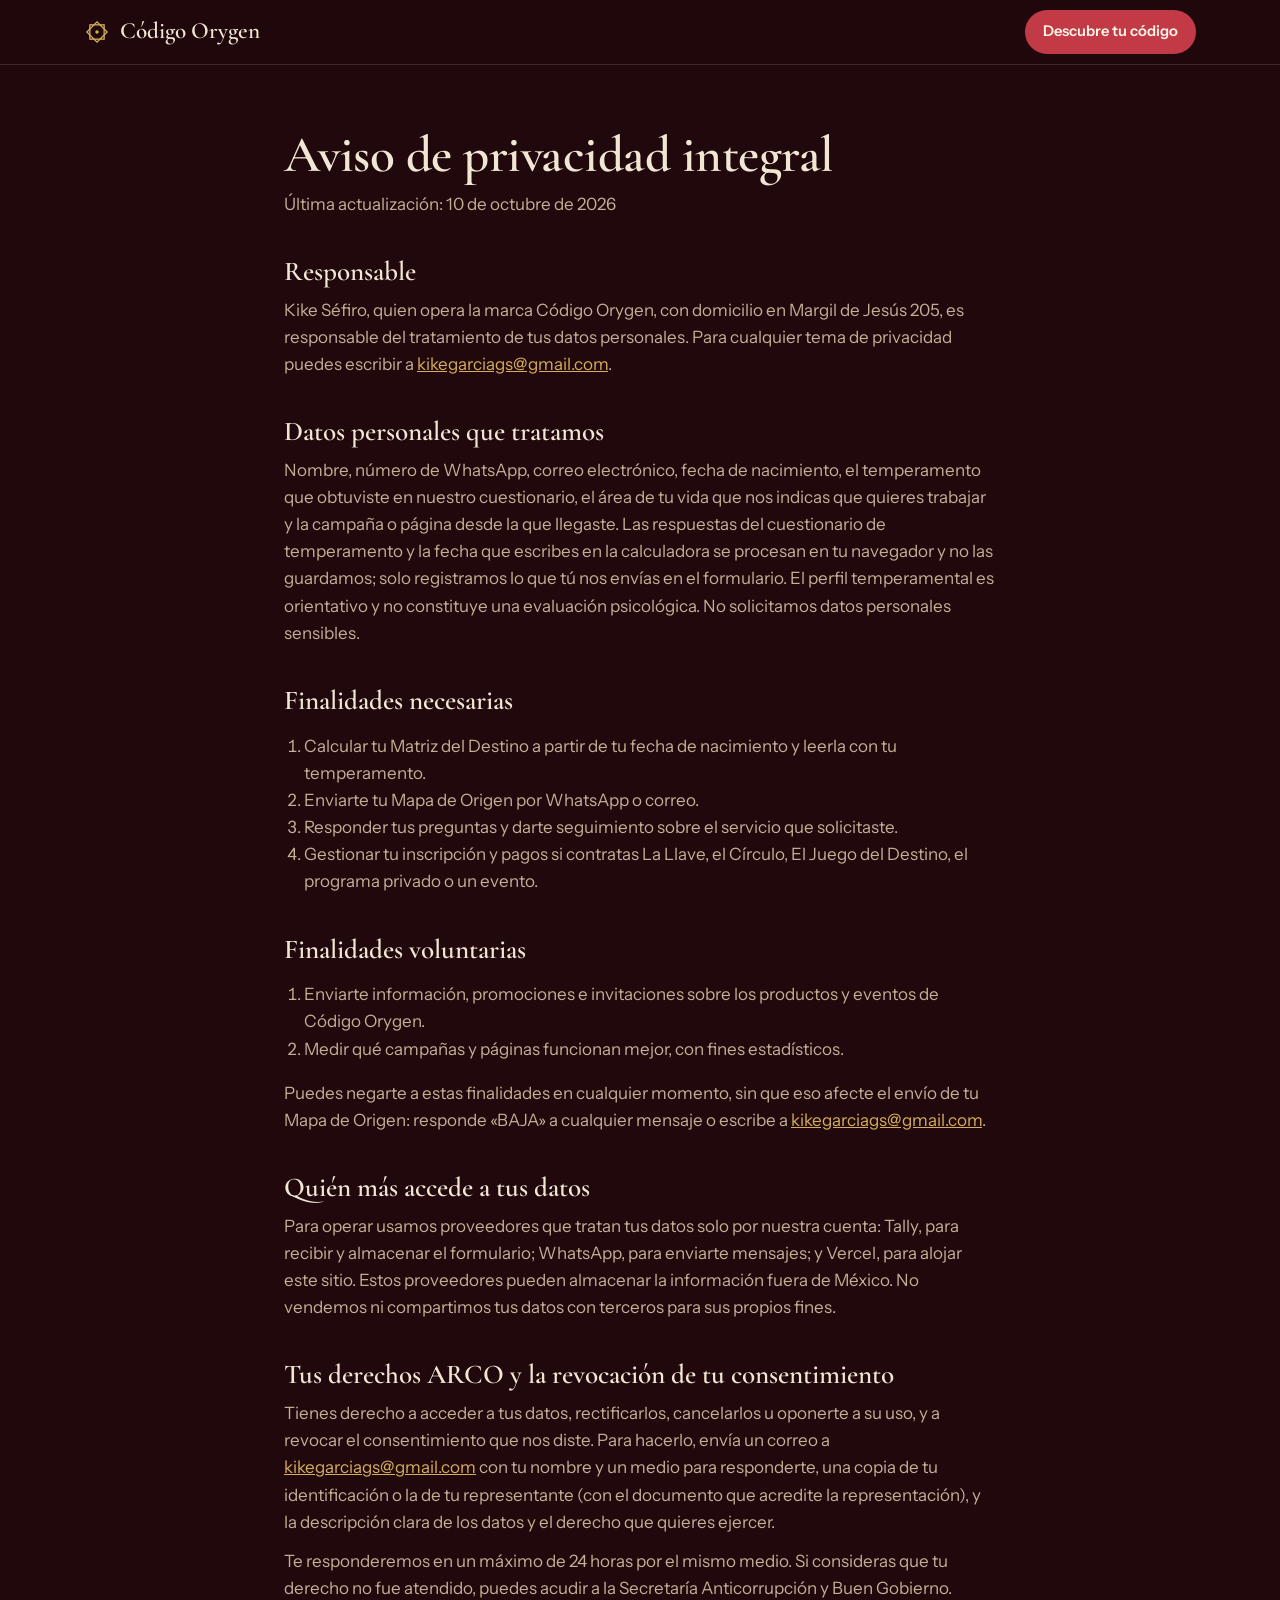
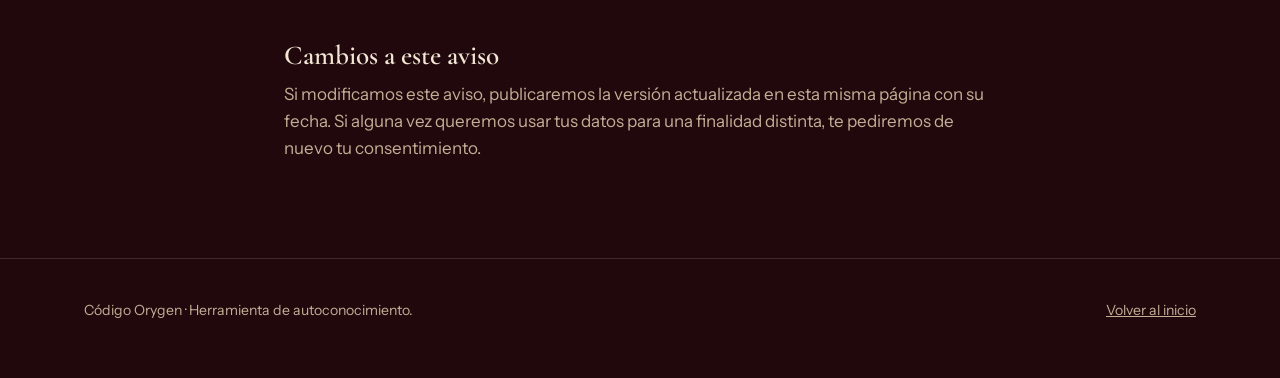
<file: aviso-de-privacidad.html>
<!DOCTYPE html>
<html lang="es">
<head>
<meta charset="utf-8">
<meta name="viewport" content="width=device-width, initial-scale=1, viewport-fit=cover">
<title>Aviso de privacidad · Código Orygen</title>
<meta name="robots" content="noindex">
<link rel="preconnect" href="https://fonts.googleapis.com">
<link rel="preconnect" href="https://fonts.gstatic.com" crossorigin>
<link href="https://fonts.googleapis.com/css2?family=Cormorant+Garamond:wght@600&family=Instrument+Sans:wght@400;600&display=swap" rel="stylesheet">
<link rel="stylesheet" href="styles.css">
<style>
.doc{padding:64px 0 96px}
.doc h1{font-size:clamp(2.2rem,5vw,3.2rem);margin:0 0 8px}
.doc h2{font-size:1.7rem;margin:40px 0 10px}
.doc p,.doc li{color:var(--muted)}
.doc p+p{margin-top:12px}
.doc ol{padding-left:20px}
</style>
</head>
<body>
<nav class="nav" aria-label="Principal"><div class="wrap"><a class="brand" href="index.html"><svg viewBox="0 0 40 40" aria-hidden="true"><g fill="none" stroke="currentColor" stroke-width="2"><rect x="9" y="9" width="22" height="22"/><rect x="9" y="9" width="22" height="22" transform="rotate(45 20 20)"/></g><circle cx="20" cy="20" r="2.6" fill="currentColor"/></svg>Código Orygen</a><a class="btn sm" href="calculadora.html">Descubre tu código</a></div></nav>
<main class="doc"><div class="wrap narrow">
<h1>Aviso de privacidad integral</h1>
<p>Última actualización: 10 de octubre de 2026</p>

<h2>Responsable</h2>
<p>Kike Séfiro, quien opera la marca Código Orygen, con domicilio en Margil de Jesús 205, es responsable del tratamiento de tus datos personales. Para cualquier tema de privacidad puedes escribir a <a href="mailto:kikegarciags@gmail.com">kikegarciags@gmail.com</a>.</p>

<h2>Datos personales que tratamos</h2>
<p>Nombre, número de WhatsApp, correo electrónico, fecha de nacimiento, el temperamento que obtuviste en nuestro cuestionario, el área de tu vida que nos indicas que quieres trabajar y la campaña o página desde la que llegaste. Las respuestas del cuestionario de temperamento y la fecha que escribes en la calculadora se procesan en tu navegador y no las guardamos; solo registramos lo que tú nos envías en el formulario. El perfil temperamental es orientativo y no constituye una evaluación psicológica. No solicitamos datos personales sensibles.</p>

<h2>Finalidades necesarias</h2>
<ol>
<li>Calcular tu Matriz del Destino a partir de tu fecha de nacimiento y leerla con tu temperamento.</li>
<li>Enviarte tu Mapa de Origen por WhatsApp o correo.</li>
<li>Responder tus preguntas y darte seguimiento sobre el servicio que solicitaste.</li>
<li>Gestionar tu inscripción y pagos si contratas La Llave, el Círculo, El Juego del Destino, el programa privado o un evento.</li>
</ol>

<h2>Finalidades voluntarias</h2>
<ol>
<li>Enviarte información, promociones e invitaciones sobre los productos y eventos de Código Orygen.</li>
<li>Medir qué campañas y páginas funcionan mejor, con fines estadísticos.</li>
</ol>
<p>Puedes negarte a estas finalidades en cualquier momento, sin que eso afecte el envío de tu Mapa de Origen: responde «BAJA» a cualquier mensaje o escribe a <a href="mailto:kikegarciags@gmail.com">kikegarciags@gmail.com</a>.</p>

<h2>Quién más accede a tus datos</h2>
<p>Para operar usamos proveedores que tratan tus datos solo por nuestra cuenta: Tally, para recibir y almacenar el formulario; WhatsApp, para enviarte mensajes; y Vercel, para alojar este sitio. Estos proveedores pueden almacenar la información fuera de México. No vendemos ni compartimos tus datos con terceros para sus propios fines.</p>

<h2>Tus derechos ARCO y la revocación de tu consentimiento</h2>
<p>Tienes derecho a acceder a tus datos, rectificarlos, cancelarlos u oponerte a su uso, y a revocar el consentimiento que nos diste. Para hacerlo, envía un correo a <a href="mailto:kikegarciags@gmail.com">kikegarciags@gmail.com</a> con tu nombre y un medio para responderte, una copia de tu identificación o la de tu representante (con el documento que acredite la representación), y la descripción clara de los datos y el derecho que quieres ejercer.</p>
<p>Te responderemos en un máximo de 24 horas por el mismo medio. Si consideras que tu derecho no fue atendido, puedes acudir a la Secretaría Anticorrupción y Buen Gobierno.</p>

<h2>Cambios a este aviso</h2>
<p>Si modificamos este aviso, publicaremos la versión actualizada en esta misma página con su fecha. Si alguna vez queremos usar tus datos para una finalidad distinta, te pediremos de nuevo tu consentimiento.</p>
</div></main>
<footer><div class="wrap"><p>Código Orygen · Herramienta de autoconocimiento.</p><p><a href="index.html">Volver al inicio</a></p></div></footer>
</body>
</html>
</file>
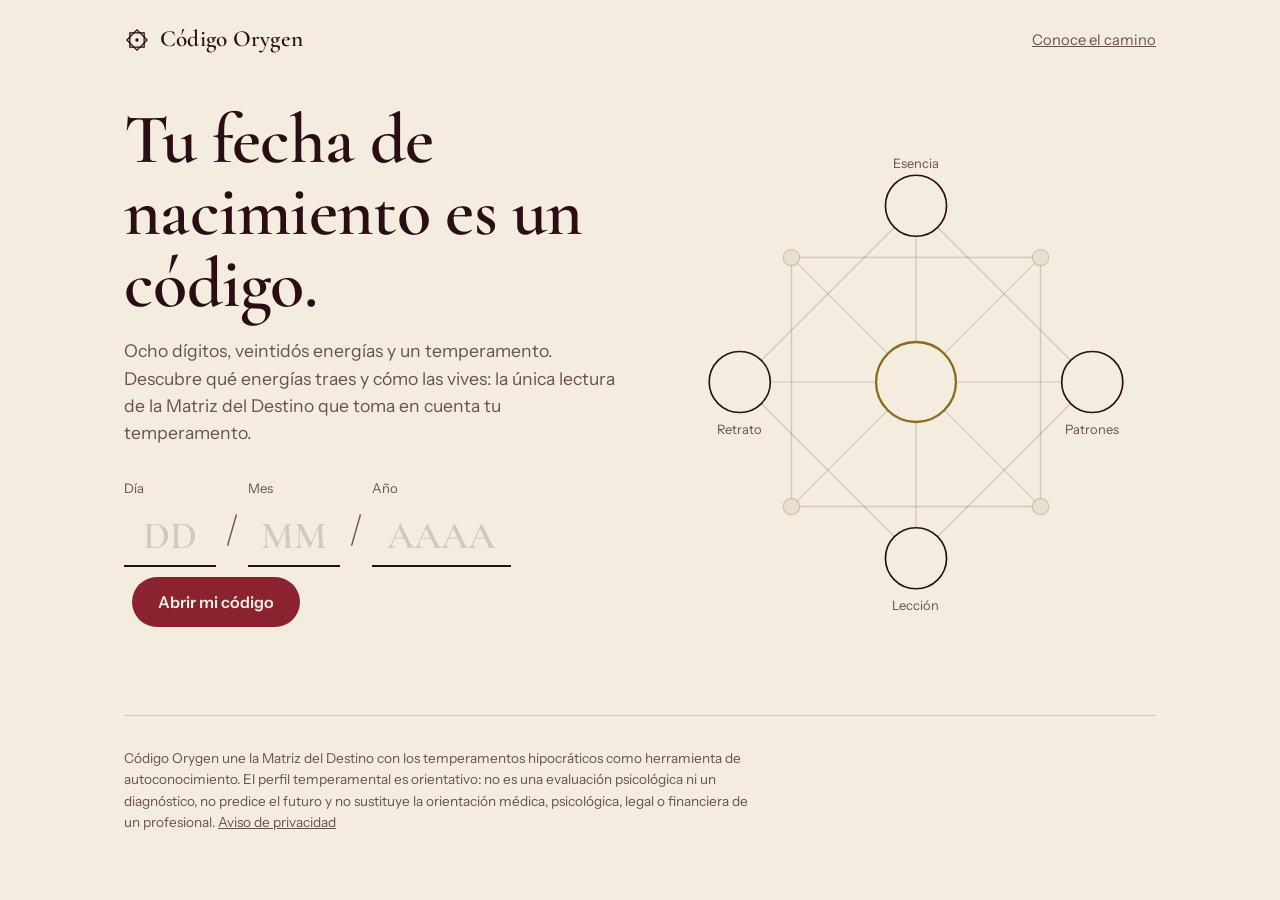
<file: calculadora.html>
<!DOCTYPE html>
<html lang="es">
<head>
<meta charset="utf-8">
<meta name="viewport" content="width=device-width, initial-scale=1, viewport-fit=cover">
<title>Calculadora · Código Orygen</title>
<meta name="description" content="Descubre gratis tu Matriz del Destino y tu temperamento con el Método Código Orygen.">
<link rel="icon" href="data:image/svg+xml,<svg xmlns='http://www.w3.org/2000/svg' viewBox='0 0 40 40'><rect width='40' height='40' fill='%2321080C'/><g fill='none' stroke='%23D4AE5A' stroke-width='2.4'><rect x='10' y='10' width='20' height='20'/><rect x='10' y='10' width='20' height='20' transform='rotate(45 20 20)'/></g></svg>">
<link rel="preconnect" href="https://fonts.googleapis.com">
<link rel="preconnect" href="https://fonts.gstatic.com" crossorigin>
<link href="https://fonts.googleapis.com/css2?family=Cormorant+Garamond:ital,wght@0,500;0,600;0,700;1,500&family=Instrument+Sans:wght@400;500;600&display=swap" rel="stylesheet">
<style>
:root{
  --bg:#F3ECDF; --surface:#EADFCB; --ink:#2A0E13; --muted:#6B5148;
  --gold:#8E6A1F; --red:#8A2230; --line:rgba(42,14,19,.16); --on-red:#F6EEE2;
  --display:"Cormorant Garamond",Garamond,"Times New Roman",serif;
  --body:"Instrument Sans",system-ui,-apple-system,"Segoe UI",Roboto,sans-serif;
  box-sizing:border-box;
  padding-top:env(safe-area-inset-top,0px);
  padding-bottom:env(safe-area-inset-bottom,0px);
}
@media (prefers-color-scheme:dark){
  :root:not([data-theme="light"]){
    --bg:#21080C; --surface:#2E0F15; --ink:#F1E6D4; --muted:#C4AE96;
    --gold:#D4AE5A; --red:#C23A46; --line:rgba(241,230,212,.15); --on-red:#FFF6EA;
  }
}
:root[data-theme="dark"]{
  --bg:#21080C; --surface:#2E0F15; --ink:#F1E6D4; --muted:#C4AE96;
  --gold:#D4AE5A; --red:#C23A46; --line:rgba(241,230,212,.15); --on-red:#FFF6EA;
}
*,*::before,*::after{box-sizing:inherit}
html{scroll-padding-top:env(safe-area-inset-top,0px);scroll-behavior:smooth}
body{margin:0;background:var(--bg);color:var(--ink);font-family:var(--body);font-size:17px;line-height:1.55;-webkit-font-smoothing:antialiased}
img,svg{max-width:100%}
a{color:inherit}
.wrap{max-width:1080px;margin:0 auto;padding:0 24px}

header.top{display:flex;align-items:center;justify-content:space-between;padding:22px 0}
.brand{display:flex;align-items:center;gap:10px;font-family:var(--display);font-size:1.45rem;font-weight:600;letter-spacing:.01em;text-decoration:none}
.brand svg{width:26px;height:26px}
.top small{color:var(--muted);font-size:.85rem}

/* HERO */
.hero{display:grid;grid-template-columns:1.05fr 1fr;gap:48px;align-items:center;padding:24px 0 56px}
.hero h1{font-family:var(--display);font-weight:600;font-size:clamp(2.6rem,5.6vw,4.4rem);line-height:1.02;margin:0 0 18px;letter-spacing:-.01em}
.hero .lede{font-size:1.1rem;color:var(--muted);max-width:30em;margin:0 0 32px}

.code-entry{display:flex;align-items:flex-end;gap:10px;flex-wrap:wrap}
.field{display:flex;flex-direction:column;gap:6px}
.field label{font-size:.82rem;color:var(--muted)}
.field input{
  font-family:var(--display);font-weight:600;font-size:2.4rem;line-height:1;
  width:2.4em;padding:8px 0 6px;text-align:center;background:transparent;color:var(--ink);
  border:0;border-bottom:2px solid var(--ink);border-radius:0;outline:none;
  font-variant-numeric:lining-nums tabular-nums;
}
.field.year input{width:3.6em}
.field input:focus{border-bottom-color:var(--red)}
.field input::placeholder{color:var(--line);opacity:1}
.sep{font-family:var(--display);font-size:2.2rem;color:var(--muted);padding-bottom:10px}
.btn{
  font-family:var(--body);font-weight:600;font-size:1rem;cursor:pointer;
  background:var(--red);color:var(--on-red);border:0;border-radius:999px;padding:15px 26px;
  margin-left:8px;text-decoration:none;display:inline-block;
}
.btn:hover{filter:brightness(1.08)}
.btn:focus-visible,.field input:focus-visible,a:focus-visible{outline:2px solid var(--gold);outline-offset:3px}
.error{color:var(--red);font-size:.92rem;min-height:1.4em;margin:12px 0 0}

/* OCTOGRAM */
.octo{width:100%;max-width:470px;justify-self:center;aspect-ratio:1}
.octo .frame{fill:none;stroke:var(--line);stroke-width:1.2}
.octo .ray{stroke:var(--line);stroke-width:1}
.octo .node{fill:var(--bg);stroke:var(--ink);stroke-width:1.4}
.octo .node.center{stroke:var(--gold);stroke-width:2}
.octo .lock{fill:var(--surface);stroke:var(--line);stroke-width:1}
.octo text.num{font-family:var(--display);font-weight:700;font-size:26px;fill:var(--ink);text-anchor:middle;dominant-baseline:central}
.octo text.num.center{fill:var(--gold);font-size:34px}
.octo text.cap{font-family:var(--body);font-size:11px;fill:var(--muted);text-anchor:middle}
.octo .num{opacity:0}
.octo.revealed .num{animation:in .6s cubic-bezier(.2,.7,.2,1) forwards}
@keyframes in{from{opacity:0;transform:scale(.6)}to{opacity:1;transform:scale(1)}}
.octo text.num{transform-box:fill-box;transform-origin:center}

/* RESULTS */
#resultado{display:none;padding:56px 0 24px;border-top:1px solid var(--line)}
#resultado.show{display:block}
.res-grid{display:grid;grid-template-columns:1.1fr 1fr;gap:56px}
.center-card .kicker{color:var(--muted);font-size:.95rem;margin:0 0 6px}
.center-card h2{font-family:var(--display);font-weight:600;font-size:clamp(2.2rem,4.4vw,3.2rem);line-height:1.05;margin:0 0 6px}
.center-card .arc{font-family:var(--display);font-size:1.25rem;font-style:italic;color:var(--gold);margin:0 0 22px}
.center-card .why{color:var(--muted);margin:0 0 26px;max-width:34em}
.states{display:grid;gap:14px}
.state{padding:18px 20px;background:var(--surface);border-radius:4px}
.state h3{font-size:.95rem;font-weight:600;margin:0 0 4px;display:flex;align-items:center;gap:8px}
.state p{margin:0}
.dot{width:10px;height:10px;border-radius:50%;display:inline-block}
.dot.open{background:var(--ink)}
.dot.closed{background:var(--red)}

.locked h2{font-family:var(--display);font-weight:600;font-size:1.9rem;margin:0 0 6px;line-height:1.1}
.locked > p{color:var(--muted);margin:0 0 18px}
.locked ul{list-style:none;margin:0;padding:0}
.locked li{display:grid;grid-template-columns:56px 1fr 20px;gap:14px;align-items:center;padding:16px 0;border-top:1px solid var(--line)}
.locked li:last-child{border-bottom:1px solid var(--line)}
.locked .n{font-family:var(--display);font-weight:700;font-size:2rem;line-height:1;color:var(--ink)}
.locked .q{font-weight:500}
.locked .pos{display:block;font-size:.85rem;color:var(--muted);font-weight:400}
.locked svg{width:18px;height:18px;color:var(--muted)}

/* LA LLAVE */
.llave{margin:64px 0 40px;padding:48px;background:var(--surface);border-radius:4px;display:grid;grid-template-columns:1.2fr 1fr;gap:48px;align-items:start}
.llave h2{font-family:var(--display);font-weight:600;font-size:clamp(2rem,4vw,2.8rem);line-height:1.05;margin:0 0 12px}
.llave .intro{color:var(--muted);margin:0 0 24px;max-width:32em}
.llave ol{margin:0;padding:0;list-style:none;counter-reset:k}
.llave li{padding:14px 0 14px 0;border-top:1px solid var(--line)}
.llave li strong{display:block;font-weight:600}
.llave li span{color:var(--muted)}
.price{font-family:var(--display);font-weight:700;font-size:3.4rem;line-height:1;margin:0}
.price small{font-family:var(--body);font-size:1rem;font-weight:500;color:var(--muted)}
.credit{margin:14px 0 26px;max-width:24em}
.llave .btn{margin-left:0}
.pending{font-size:.9rem;color:var(--muted);margin:12px 0 0;min-height:1.3em}

footer{padding:32px 0 48px;color:var(--muted);font-size:.85rem;border-top:1px solid var(--line)}
footer p{max-width:46em;margin:0}

@media (max-width:860px){
  .hero,.res-grid,.llave{grid-template-columns:1fr}
  .hero{gap:32px}
  .octo{order:-1;max-width:360px}
  .llave{padding:32px 24px}
}
@media (max-width:420px){
  .field input{font-size:2rem}
  .btn{margin-left:0;margin-top:12px}
}
@media (prefers-reduced-motion:reduce){
  .octo.revealed .num{animation:none;opacity:1}
  html{scroll-behavior:auto}
}

/* QUIZ */
#quiz{display:none;padding:48px 0 64px;border-top:1px solid var(--line)}
#quiz.show{display:block}
.quiz-wrap{max-width:720px}
.quiz-wrap .kicker{color:var(--muted);margin:0 0 6px;font-size:.95rem}
.quiz-wrap h2{font-family:var(--display);font-weight:600;font-size:clamp(1.9rem,3.6vw,2.6rem);line-height:1.08;margin:0 0 10px}
.quiz-wrap .intro{color:var(--muted);margin:0 0 28px}
.bar{height:3px;background:var(--line);margin:0 0 26px;border-radius:2px;overflow:hidden}
.bar span{display:block;height:100%;background:var(--red);width:0;transition:width .3s}
.qcount{font-size:.85rem;color:var(--muted);margin:0 0 8px}
.qtext{font-family:var(--display);font-weight:600;font-size:1.7rem;line-height:1.15;margin:0 0 20px}
.opts{display:grid;gap:12px}
.opt{font:inherit;text-align:left;cursor:pointer;background:var(--surface);color:var(--ink);border:1px solid transparent;border-radius:4px;padding:16px 18px;display:flex;gap:14px;align-items:flex-start}
.opt:hover{border-color:var(--ink)}
.opt.sel{border-color:var(--red)}
.opt b{font-family:var(--display);font-size:1.3rem;line-height:1;color:var(--red);min-width:1em}
.qnav{display:flex;justify-content:space-between;margin-top:18px}
.link{font:inherit;background:none;border:0;color:var(--muted);cursor:pointer;padding:6px 0;text-decoration:underline;text-underline-offset:3px}
.link:disabled{visibility:hidden}

/* TEMPERAMENT */
.temp{margin:0 0 56px;display:grid;grid-template-columns:1fr 1.3fr;gap:48px;align-items:start}
.temp .kicker{color:var(--muted);margin:0 0 6px;font-size:.95rem}
.temp h2{font-family:var(--display);font-weight:600;font-size:clamp(2.4rem,5vw,3.6rem);line-height:1;margin:0 0 8px}
.temp .el{font-family:var(--display);font-style:italic;font-size:1.3rem;color:var(--gold);margin:0 0 14px}
.temp .second{color:var(--muted);margin:0}
.tgrid{display:grid;gap:0}
.tgrid div{padding:14px 0;border-top:1px solid var(--line)}
.tgrid div:last-child{border-bottom:1px solid var(--line)}
.tgrid strong{display:block;font-weight:600;font-size:.92rem}
.tgrid span{color:var(--muted)}
.relation{margin:0 0 26px;padding:16px 20px;border-left:3px solid var(--gold);background:var(--surface)}
.relation strong{display:block;margin-bottom:2px}
.tag{font-size:.75rem;font-weight:600;letter-spacing:.02em;padding:3px 8px;border-radius:999px;border:1px solid var(--gold);color:var(--gold);white-space:nowrap;justify-self:end}
.tag.med{border-color:var(--red);color:var(--red)}
.locked li{grid-template-columns:56px 1fr auto 20px !important}
@media (max-width:860px){.temp{grid-template-columns:1fr;gap:24px}}
</style>
</head>
<body>
<div class="wrap">
  <header class="top">
    <a class="brand" href="index.html">
      <svg viewBox="0 0 40 40" aria-hidden="true"><g fill="none" stroke="currentColor" stroke-width="2"><rect x="9" y="9" width="22" height="22"/><rect x="9" y="9" width="22" height="22" transform="rotate(45 20 20)"/></g><circle cx="20" cy="20" r="2.6" fill="currentColor"/></svg>
      Código Orygen
    </a>
    <a href="index.html#camino" style="color:var(--muted);font-size:.92rem">Conoce el camino</a>
  </header>

  <section class="hero">
    <div>
      <h1>Tu fecha de nacimiento es un código.</h1>
      <p class="lede">Ocho dígitos, veintidós energías y un temperamento. Descubre qué energías traes y cómo las vives: la única lectura de la Matriz del Destino que toma en cuenta tu temperamento.</p>
      <form id="f" novalidate>
        <div class="code-entry">
          <div class="field"><label for="d">Día</label><input id="d" inputmode="numeric" maxlength="2" placeholder="DD" autocomplete="bday-day"></div>
          <span class="sep" aria-hidden="true">/</span>
          <div class="field"><label for="m">Mes</label><input id="m" inputmode="numeric" maxlength="2" placeholder="MM" autocomplete="bday-month"></div>
          <span class="sep" aria-hidden="true">/</span>
          <div class="field year"><label for="y">Año</label><input id="y" inputmode="numeric" maxlength="4" placeholder="AAAA" autocomplete="bday-year"></div>
          <button class="btn" type="submit">Abrir mi código</button>
        </div>
        <p class="error" id="err" role="alert"></p>
      </form>
    </div>

    <svg class="octo" id="octo" viewBox="0 0 400 400" role="img" aria-label="Octograma de tu matriz">
      <rect class="frame" x="94" y="94" width="212" height="212"/>
      <polygon class="frame" points="200,50 350,200 200,350 50,200"/>
      <line class="ray" x1="200" y1="50" x2="200" y2="350"/>
      <line class="ray" x1="50" y1="200" x2="350" y2="200"/>
      <line class="ray" x1="94" y1="94" x2="306" y2="306"/>
      <line class="ray" x1="306" y1="94" x2="94" y2="306"/>
      <circle class="lock" cx="94" cy="94" r="7"/><circle class="lock" cx="306" cy="94" r="7"/>
      <circle class="lock" cx="306" cy="306" r="7"/><circle class="lock" cx="94" cy="306" r="7"/>
      <circle class="node" cx="50" cy="200" r="26"/><circle class="node" cx="200" cy="50" r="26"/>
      <circle class="node" cx="350" cy="200" r="26"/><circle class="node" cx="200" cy="350" r="26"/>
      <circle class="node center" cx="200" cy="200" r="34"/>
      <text class="num" id="t-d" x="50" y="200"></text>
      <text class="num" id="t-m" x="200" y="50"></text>
      <text class="num" id="t-y" x="350" y="200"></text>
      <text class="num" id="t-b" x="200" y="350"></text>
      <text class="num center" id="t-c" x="200" y="200"></text>
      <text class="cap" x="50" y="244">Retrato</text>
      <text class="cap" x="200" y="18">Esencia</text>
      <text class="cap" x="350" y="244">Patrones</text>
      <text class="cap" x="200" y="394">Lección</text>
    </svg>
  </section>

  <section id="quiz" aria-live="polite">
    <div class="quiz-wrap">
      <p class="kicker">Tu código ya está calculado</p>
      <h2>Ahora, tu temperamento</h2>
      <p class="intro">Tu fecha dice qué energías traes. Tu temperamento dice cómo las vives. Catorce preguntas rápidas: elige la opción que más se parezca a ti, no la que te gustaría.</p>
      <div class="bar"><span id="bar"></span></div>
      <p class="qcount" id="qcount"></p>
      <p class="qtext" id="qtext"></p>
      <div class="opts">
        <button class="opt" type="button" id="optA"><b>A</b><span id="txtA"></span></button>
        <button class="opt" type="button" id="optB"><b>B</b><span id="txtB"></span></button>
      </div>
      <div class="qnav"><button class="link" type="button" id="back">Pregunta anterior</button></div>
    </div>
  </section>

  <section id="resultado" aria-live="polite">
    <div class="temp">
      <div>
        <p class="kicker">Tu temperamento</p>
        <h2 id="tp-name"></h2>
        <p class="el" id="tp-el"></p>
        <p class="second" id="tp-second"></p>
      </div>
      <div class="tgrid">
        <div><strong>Tu luz</strong><span id="tp-luz"></span></div>
        <div><strong>Tu sombra</strong><span id="tp-sombra"></span></div>
        <div><strong>Tu Casa</strong><span id="tp-casa"></span></div>
        <div><strong>Tu Medicina</strong><span id="tp-med"></span></div>
      </div>
    </div>

    <div class="res-grid">
      <div class="center-card">
        <p class="kicker">Tu centro, la energía que mueve todo tu mapa</p>
        <h2 id="c-title"></h2>
        <p class="arc" id="c-arc"></p>
        <div class="relation"><strong id="rel-title"></strong><span id="rel-text"></span></div>
        <div class="states">
          <div class="state"><h3><span class="dot open"></span>Llave abierta</h3><p id="c-plus"></p></div>
          <div class="state"><h3><span class="dot closed"></span>Llave cerrada</h3><p id="c-minus"></p></div>
        </div>
      </div>

      <div class="locked">
        <h2>Cuatro puertas más</h2>
        <p>Ya calculamos tus otras cuatro energías y cuáles pertenecen a tu Casa. Su lectura se abre con La Llave.</p>
        <ul id="locked-list"></ul>
        <p style="margin:22px 0 8px;color:var(--muted)">¿Quieres tu Mapa de Origen por WhatsApp? Te lo enviamos gratis.</p>
        <a class="btn" style="margin-left:0;background:transparent;color:var(--ink);border:1px solid var(--ink)" href="https://tally.so/r/0Qp2WA?utm_source=web&amp;utm_medium=calculadora&amp;utm_campaign=mapa" target="_blank" rel="noopener">Recibir mi Mapa de Origen</a>
      </div>
    </div>

    <div class="llave" id="llave">
      <div>
        <h2>La Llave de Orygen</h2>
        <p class="intro">Tu centro es la primera puerta. La Llave es una lectura 1:1 en vivo para abrir las demás, leídas con tu temperamento.</p>
        <ol>
          <li><strong>Sesión 1:1 de 45 minutos</strong><span>Tu centro, tu retrato, tu propósito personal y tu temperamento con su Medicina.</span></li>
          <li><strong>Tu mapa en PDF</strong><span>Con las zonas que quedan por descubrir: cola kármica, dinero, relaciones y linaje.</span></li>
          <li><strong>Tu reto de 7 días</strong><span>Diseñado para tu temperamento, para empezar a abrir tu llave cerrada.</span></li>
          
        </ol>
      </div>
      <div>
        <p class="price">$459 <small>MXN</small></p>
        <p class="credit">El 100% se acredita al Juego del Destino o al programa privado si te inscribes en los siguientes 14 días.</p>
        <a class="btn" href="https://tally.so/r/0Qp2WA?utm_source=web&amp;utm_medium=calculadora&amp;utm_campaign=llave" target="_blank" rel="noopener">Quiero mi Llave</a>
        <p class="pending"><a href="index.html#camino" style="color:var(--muted)">Ver todo el camino</a></p>
      </div>
    </div>
  </section>

  <footer>
    <p>Código Orygen une la Matriz del Destino con los temperamentos hipocráticos como herramienta de autoconocimiento. El perfil temperamental es orientativo: no es una evaluación psicológica ni un diagnóstico, no predice el futuro y no sustituye la orientación médica, psicológica, legal o financiera de un profesional. <a href="aviso-de-privacidad.html" style="color:var(--muted)">Aviso de privacidad</a></p>
  </footer>
</div>

<script>
const ARC = {
 1:["El Mago","Iniciativa y convicción. Lo que imaginas puede hacerse realidad y tienes madera de líder.","Dudar de ti o dispersarte. Esta energía amplifica todo tu mapa, para bien o para mal."],
 2:["La Sacerdotisa","Intuición fina, discreción y la capacidad de comprender lo que otros no ven.","Guardarte todo, desconfiar o perderte en el misterio sin pasar a la acción."],
 3:["La Emperatriz","Crear, nutrir y hacer crecer. Tienes un don para la abundancia y la vida bien vivida.","Medir tu valor por lo que tienes o por lo que aparentas."],
 4:["El Emperador","Responsabilidad, orden y capacidad de dirigir. Sabes construir y sostener.","Querer controlarlo todo y volverte rígido, en casa o en el trabajo."],
 5:["El Maestro","Aprender y enseñar. Curiosidad por muchos campos y talento para darles estructura.","Creer sin verificar o enseñar lo que todavía no dominas."],
 6:["Los Enamorados","Comunicación cálida, buen gusto y vínculos que nutren a quienes te rodean.","Exigir atención y amor en lugar de darlo."],
 7:["El Carro","Metas claras y avance constante. Tu energía es la del logro.","Impacientarte con el ritmo de los demás e intentar ganar solo."],
 8:["La Justicia","Ves causas y consecuencias, asumes responsabilidades y haces las cosas en regla.","Cargar con más de lo que puedes, no saber decir que no o juzgar con dureza."],
 9:["El Ermitaño","Profundidad y autosuficiencia. Acumulas sabiduría para compartirla con quien la valora.","Aislarte por completo y guardarte lo que sabes."],
 10:["La Rueda de la Fortuna","Fluir y confiar en los ciclos. Las cosas llegan cuando dejas de forzarlas.","Querer controlar cada giro y vivir los altibajos sin un colchón que te sostenga."],
 11:["La Fuerza","Una enorme capacidad de trabajo y un potencial que pocos tienen.","Imponerte por la fuerza o agotarte sin darte descanso."],
 12:["El Colgado","Empatía y vocación de servicio. Ves la vida desde un ángulo distinto.","Sentirte víctima de las circunstancias y quedarte en la queja."],
 13:["La Transformación","Soltar lo que ya no sirve y renacer. Sabes cerrar ciclos.","Temer al cambio y aferrarte a lo que ya terminó."],
 14:["La Templanza","Alma madura, creatividad y una elegancia discreta. Encuentras la medida justa.","Subestimarte y pasar tan desapercibido que tu talento no se vea."],
 15:["El Diablo","Carisma y magnetismo. Tienes un poder de persuasión fuera de lo común.","Dejarte llevar por las tentaciones o usar tu influencia para manipular."],
 16:["La Torre","Transformación profunda. Sabes reconstruirte desde cero, sin apegos.","Aferrarte a lo que construyes y vivir cada caída como un castigo."],
 17:["La Estrella","Profesionalismo y brillo propio. Naciste para darte a conocer e inspirar.","Esconder tu talento y no atreverte a mostrarte."],
 18:["La Luna","Imaginación e intuición. Tus pensamientos tienden a materializarse.","Dejar que los miedos crezcan hasta volverse reales."],
 19:["El Sol","Generosidad, alegría y prosperidad. Iluminas cualquier espacio.","Vivir desde la escasez y el «no me alcanza»."],
 20:["El Juicio","Conexión con tus raíces y tu familia. Puedes llevar a tu linaje a otro nivel.","Cargar con los miedos y los asuntos pendientes del pasado familiar."],
 21:["El Mundo","Paz y apertura al mundo. Te mueves bien entre culturas, idiomas y fronteras.","Encerrarte en creencias que limitan tu horizonte."],
 22:["El Loco","Libertad, espontaneidad y la frescura de quien mira la vida como un niño.","Dejar que otros te encierren en sus moldes o vivir sin rumbo."]
};
const TEMP = {
 C:{name:"Colérico",el:"Fuego · caliente y seco",casa:[4,5,7,11,15],med:14,medName:"La Templanza",
    luz:"Voluntad, dirección y capacidad de logro. Rompes estructuras y mueves a otros.",
    sombra:"Autoritarismo, impulsividad y poca tolerancia a la frustración.",
    medTxt:"la paciencia y la moderación que convierten tu fuego en fuerza sostenida."},
 S:{name:"Sanguíneo",el:"Aire · caliente y húmedo",casa:[1,3,6,10,22],med:9,medName:"El Ermitaño",
    luz:"Apertura, conexión con la gente, ligereza y gusto por lo nuevo.",
    sombra:"Dispersión y falta de profundidad.",
    medTxt:"el silencio, la pausa y la introspección que te dan raíz."},
 M:{name:"Melancólico",el:"Tierra · frío y seco",casa:[8,9,12,13,20],med:19,medName:"El Sol",
    luz:"Profundidad, análisis, rigor y memoria. Ves lo que otros pasan por alto.",
    sombra:"Rumiación, perfeccionismo y aislamiento.",
    medTxt:"la alegría, la vitalidad y la salida al mundo que rompen el aislamiento."},
 F:{name:"Flemático",el:"Agua · frío y húmedo",casa:[2,14,17,18,21],med:16,medName:"La Torre",
    luz:"Calma, estabilidad y diplomacia. Pocas cosas te sacuden y sabes mediar.",
    sombra:"Inercia, pasividad y comodidad.",
    medTxt:"la sacudida que rompe la inercia y te obliga a reconstruirte."}
};
const Q = [
 ["En una reunión con gente nueva…","Me acerco a conversar con varios.","Prefiero hablar con una o dos personas que ya conozco."],
 ["Para recargar energía después de una semana pesada…","Salgo y veo gente.","Busco tiempo a solas."],
 ["Cuando tengo una idea…","La platico en voz alta para darle forma.","La pienso a fondo antes de compartirla."],
 ["Mi ritmo natural es…","Rápido, me gusta tener varias cosas en marcha.","Pausado, prefiero terminar algo antes de empezar otra cosa."],
 ["En un grupo…","Tomo la palabra con facilidad.","Observo antes de intervenir."],
 ["Mi fin de semana ideal…","Planes, salidas y gente.","Calma y actividades tranquilas."],
 ["Ante algo nuevo…","Me lanzo y aprendo en el camino.","Investigo y me preparo antes."],
 ["Cuando algo sale mal…","Me afecta con fuerza y me cuesta soltarlo.","Me molesta un rato y sigo adelante."],
 ["Ante una crítica…","La siento intensamente, me enoja o me duele.","La escucho con calma y tomo lo útil."],
 ["Bajo presión…","Me acelero, me tenso o me irrito.","Mantengo la calma casi siempre."],
 ["Mis emociones…","Suben y bajan con facilidad, y se notan.","Son estables, pocas cosas me sacuden."],
 ["Cuando algo me preocupa…","Le doy vueltas una y otra vez.","Lo dejo ir hasta que tenga que resolverlo."],
 ["Si alguien me lleva la contraria…","Reacciono rápido.","Rara vez me altero."],
 ["Antes de un evento importante…","Siento nervios o tensión fuerte.","Me siento tranquilo."]
];
const POS = [
 ["d","Cómo te ve la gente","Retrato, tu día de nacimiento"],
 ["m","Lo que te inspira y lo que te apaga","Esencia más alta, tu mes"],
 ["y","Lo que se repite en tu vida","Eventos recurrentes, tu año"],
 ["b","Tu lección del pasado","Lección kármica principal"]
];
const lockIcon='<svg viewBox="0 0 24 24" fill="none" stroke="currentColor" stroke-width="1.8" aria-hidden="true"><rect x="5" y="11" width="14" height="10" rx="1.5"/><path d="M8 11V8a4 4 0 0 1 8 0v3"/></svg>';

const digitSum=n=>String(n).split("").reduce((a,c)=>a+Number(c),0);
const reduce=n=>{while(n>22)n=digitSum(n);return n};
function matrix(d,m,y){const D=reduce(d),M=m,Y=reduce(digitSum(y)),B=reduce(D+M+Y),C=reduce(D+M+Y+B);return{d:D,m:M,y:Y,b:B,c:C}}

function temperament(ans){
  const e=ans.slice(0,7).filter(a=>a==="A").length, r=ans.slice(7).filter(a=>a==="A").length;
  const E=e>=4, R=r>=4;
  const key=E?(R?"C":"S"):(R?"M":"F");
  const eClose=(e===4||e===3), rClose=(r===4||r===3);
  let second=null, both=false;
  if(eClose&&rClose) both=true;
  else if(eClose) second=(!E)?(R?"C":"S"):(R?"M":"F");
  else if(rClose) second=E?(R?"S":"C"):(R?"F":"M");
  return {key,second,both};
}
function ownerOf(n){for(const k in TEMP){if(TEMP[k].casa.includes(n))return k}return null}
function relation(c,k){
  const T=TEMP[k];
  if(T.casa.includes(c)) return ["Tu centro es de tu Casa","Lo vives con naturalidad. En negro es tu talento más fluido; en rojo exagera tu sombra: "+T.sombra.toLowerCase()];
  if(c===T.med) return ["Tu centro es tu Medicina","La energía que equilibra tu temperamento está en el corazón de tu mapa. Puede sentirse incómoda, pero es tu mayor fuente de equilibrio."];
  const o=ownerOf(c);
  if(o) return ["Tu centro pertenece a la Casa "+TEMP[o].el.split(" ·")[0],"Es una energía "+TEMP[o].name.toLowerCase()+" que no te sale de forma natural: la vives filtrada por tu temperamento "+T.name.toLowerCase()+" y te pide un esfuerzo consciente."];
  const isSun=c===19;
  return ["Tu centro es una medicina pura","No pertenece a ninguna Casa. "+(isSun?"El Sol trae vitalidad, alegría y expansión a todo tu mapa.":"La Torre trae sacudidas que te obligan a reconstruirte sin apegos.")];
}

const $=id=>document.getElementById(id);
const ins=[$("d"),$("m"),$("y")];
ins.forEach((el,i)=>el.addEventListener("input",()=>{el.value=el.value.replace(/\D/g,"");if(el.value.length===el.maxLength&&ins[i+1])ins[i+1].focus()}));

let R=null, answers=[], qi=0;
function showQ(){
  const q=Q[qi];
  $("qcount").textContent=`Pregunta ${qi+1} de ${Q.length}`;
  $("qtext").textContent=q[0];$("txtA").textContent=q[1];$("txtB").textContent=q[2];
  $("optA").classList.toggle("sel",answers[qi]==="A");$("optB").classList.toggle("sel",answers[qi]==="B");
  $("bar").style.width=(qi/Q.length*100)+"%";
  $("back").disabled=qi===0;
}
function pick(v){
  answers[qi]=v;
  if(qi<Q.length-1){qi++;showQ()}else{$("bar").style.width="100%";finish()}
}
$("optA").addEventListener("click",()=>pick("A"));
$("optB").addEventListener("click",()=>pick("B"));
$("back").addEventListener("click",()=>{if(qi>0){qi--;showQ()}});

$("f").addEventListener("submit",e=>{
  e.preventDefault();
  const d=+ins[0].value,m=+ins[1].value,y=+ins[2].value;
  const err=$("err");err.textContent="";
  const valid=y>=1900&&y<=new Date().getFullYear()&&m>=1&&m<=12&&d>=1&&d<=new Date(y,m,0).getDate();
  if(!ins[0].value||!ins[1].value||ins[2].value.length!==4||!valid){err.textContent="Revisa tu fecha: escribe día, mes y un año de cuatro cifras válidos.";return}
  R=matrix(d,m,y);
  const octo=$("octo");octo.classList.remove("revealed");void octo.getBoundingClientRect();
  ["d","m","y","b","c"].forEach((k,i)=>{const t=$("t-"+k);t.textContent=R[k];t.style.animationDelay=(i*0.18)+"s"});
  octo.classList.add("revealed");
  answers=[];qi=0;showQ();
  $("resultado").classList.remove("show");
  const qz=$("quiz");qz.classList.add("show");
  setTimeout(()=>qz.scrollIntoView({block:"start"}),matchMedia("(prefers-reduced-motion: reduce)").matches?0:1000);
});

function finish(){
  const t=temperament(answers),T=TEMP[t.key];
  $("tp-name").textContent=T.name;
  $("tp-el").textContent=T.el;
  $("tp-second").textContent=t.both?"Tus dos ejes quedaron muy parejos: confirma tu temperamento en tu Lectura.":(t.second?"Con rasgos de "+TEMP[t.second].name.toLowerCase()+": uno de tus ejes quedó en la frontera.":"");
  $("tp-luz").textContent=T.luz;$("tp-sombra").textContent=T.sombra;
  $("tp-casa").textContent="Energías "+T.casa.slice(0,-1).join(", ")+" y "+T.casa.at(-1)+". Las vives con naturalidad.";
  $("tp-med").textContent=T.med+", "+T.medName+": "+T.medTxt;

  const a=ARC[R.c];
  $("c-title").textContent="Energía "+R.c;$("c-arc").textContent=a[0];
  const rel=relation(R.c,t.key);$("rel-title").textContent=rel[0];$("rel-text").textContent=rel[1];
  $("c-plus").textContent=a[1];$("c-minus").textContent=a[2];

  $("locked-list").innerHTML=POS.map(([k,q,p])=>{
    const v=R[k];let tag="<span></span>";
    if(T.casa.includes(v))tag='<span class="tag">De tu Casa</span>';
    else if(v===T.med)tag='<span class="tag med">Tu Medicina</span>';
    return `<li><span class="n">${v}</span><span class="q">${q}<span class="pos">${p}</span></span>${tag}${lockIcon}</li>`;
  }).join("");

  $("quiz").classList.remove("show");
  const res=$("resultado");res.classList.add("show");res.scrollIntoView({block:"start"});
}


</script>
</body>
</html>
</file>
<file: styles.css>
:root{
  --bg:#21080C; --surface:#2E0F15; --ink:#F1E6D4; --muted:#C4AE96; --gold:#D4AE5A; --red:#C23A46; --line:rgba(241,230,212,.15); --on-red:#FFF6EA;
  --bone:#F3ECDF; --bone-ink:#2A0E13; --bone-muted:#5E3F3F; --bone-line:rgba(42,14,19,.16); --bone-red:#8A2230;
  --display:"Cormorant Garamond",Garamond,"Times New Roman",serif;
  --body:"Instrument Sans",system-ui,-apple-system,"Segoe UI",Roboto,sans-serif;
  box-sizing:border-box;padding-top:env(safe-area-inset-top,0px);padding-bottom:env(safe-area-inset-bottom,0px);
}
*,*::before,*::after{box-sizing:inherit}
html{scroll-behavior:smooth;scroll-padding-top:72px}
body{margin:0;background:var(--bg);color:var(--ink);font-family:var(--body);font-size:17px;line-height:1.6;-webkit-font-smoothing:antialiased}
img,svg{max-width:100%}
a{color:var(--gold)}
.wrap{max-width:1160px;margin:0 auto;padding:0 24px}
.narrow{max-width:760px}
h1,h2,h3{font-family:var(--display);font-weight:600;line-height:1.05;margin:0}
h1{font-size:clamp(2.7rem,6vw,4.6rem);letter-spacing:-.01em}
h2{font-size:clamp(2.1rem,4.4vw,3.3rem)}
h3{font-size:1.75rem;line-height:1.1}
p{margin:0}
.kicker{font-family:var(--display);font-style:italic;color:var(--gold);font-size:1.3rem;margin:0 0 12px}
.lede{color:var(--muted);font-size:1.12rem;max-width:36em}
.muted{color:var(--muted)}
section{padding:104px 0}
.light{background:var(--bone);color:var(--bone-ink)}
.light .muted,.light .lede{color:var(--bone-muted)}
.light .kicker{color:var(--bone-red)}
.deep{background:var(--surface)}

/* nav */
.nav{position:sticky;top:0;z-index:10;background:rgba(33,8,12,.92);backdrop-filter:blur(8px);border-bottom:1px solid var(--line);padding-top:env(safe-area-inset-top,0px)}
.nav .wrap{display:flex;align-items:center;justify-content:space-between;gap:16px;height:64px}
.brand{display:flex;align-items:center;gap:10px;font-family:var(--display);font-size:1.45rem;font-weight:600;color:var(--ink);text-decoration:none}
.brand svg{width:26px;height:26px;color:var(--gold)}
.nav ul{display:flex;gap:26px;list-style:none;margin:0;padding:0}
.nav ul a{color:var(--muted);text-decoration:none;font-size:.95rem}
.nav ul a:hover{color:var(--ink)}
@media (max-width:900px){.nav ul{display:none}}

/* buttons */
.btn{display:inline-block;font-family:var(--body);font-weight:600;font-size:1rem;text-decoration:none;cursor:pointer;border:0;border-radius:999px;padding:15px 28px;background:var(--red);color:var(--on-red);text-align:center}
.btn:hover{filter:brightness(1.08)}
.btn.ghost{background:transparent;color:var(--ink);border:1px solid rgba(241,230,212,.4)}
.light .btn.ghost{color:var(--bone-ink);border-color:var(--bone-ink)}
.btn.sm{padding:10px 18px;font-size:.92rem}
.btn:focus-visible,a:focus-visible,input:focus-visible,button:focus-visible{outline:2px solid var(--gold);outline-offset:3px}
.actions{display:flex;gap:12px;flex-wrap:wrap}

/* grids */
.g2{display:grid;grid-template-columns:repeat(2,minmax(0,1fr));gap:56px}
.g3{display:grid;grid-template-columns:repeat(3,minmax(0,1fr));gap:32px}
.g4{display:grid;grid-template-columns:repeat(4,minmax(0,1fr));gap:28px}
@media (max-width:900px){.g2,.g3,.g4{grid-template-columns:minmax(0,1fr);gap:28px}section{padding:72px 0}}

footer{padding:40px 0 56px;border-top:1px solid var(--line);color:var(--muted);font-size:.88rem}
footer .wrap{display:flex;justify-content:space-between;gap:24px;flex-wrap:wrap}
footer p{max-width:46em}
footer a{color:var(--muted)}
@media (max-width:480px){.brand{font-size:1.2rem;white-space:nowrap}.nav .btn.sm{padding:8px 12px;font-size:.82rem}}
</file>
